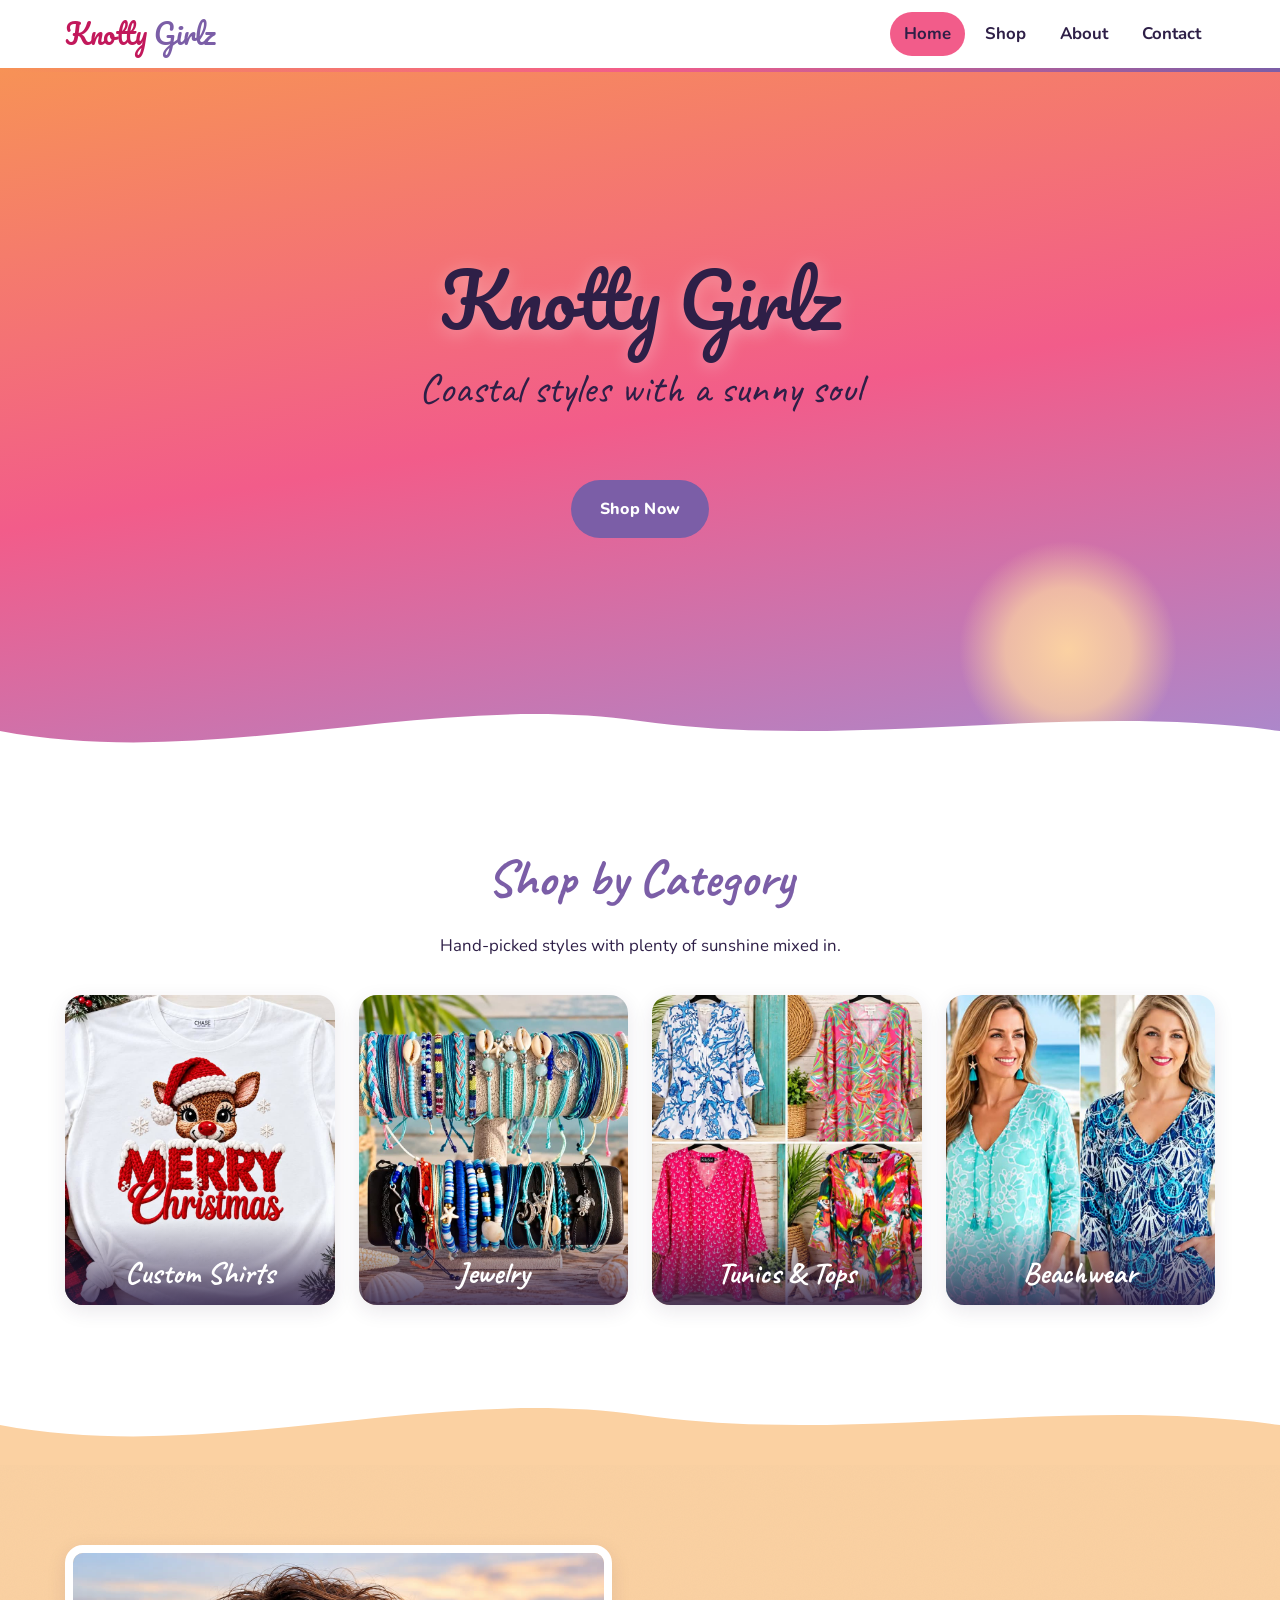
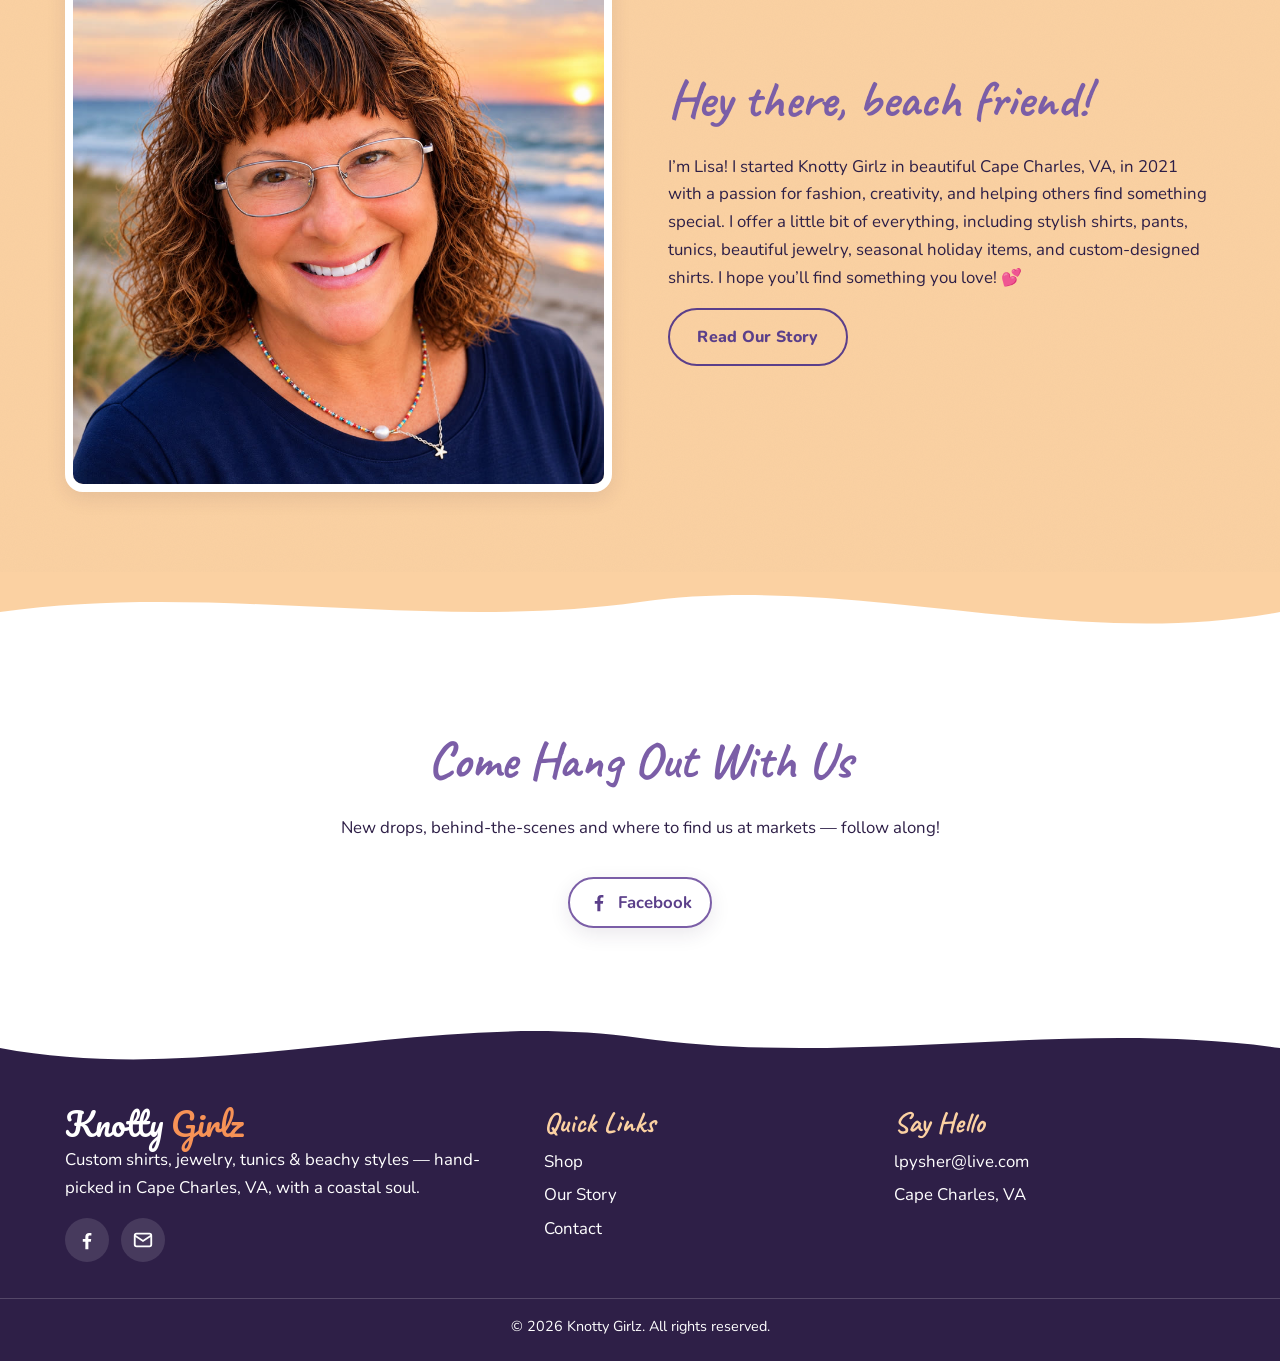
<file: index.html>
<!DOCTYPE html>
<html lang="en">
<head>
  <meta charset="UTF-8">
  <meta name="viewport" content="width=device-width, initial-scale=1">
  <title>Knotty Girlz | Shirts, Jewelry & Beachwear in Cape Charles, VA</title>
  <meta name="description" content="Knotty Girlz is a boutique in Cape Charles, VA with shirts, jewelry, tunics, pants, beachwear and seasonal gifts. Coastal styles with a sunny soul.">
  <meta name="theme-color" content="#F25C8A">

  <!-- Social sharing preview (Facebook, iMessage, etc.) -->
  <meta property="og:type" content="website">
  <meta property="og:title" content="Knotty Girlz | Shirts, Jewelry & Beachwear in Cape Charles, VA">
  <meta property="og:description" content="Knotty Girlz is a boutique in Cape Charles, VA with shirts, jewelry, tunics, pants, beachwear and seasonal gifts. Coastal styles with a sunny soul.">
  <meta property="og:url" content="https://knottygirlzboutique.com/">
  <meta property="og:image" content="https://knottygirlzboutique.com/images/og-image.jpg">

  <link rel="canonical" href="https://knottygirlzboutique.com/">
  <link rel="icon" href="images/favicon.svg" type="image/svg+xml">

  <!-- Google Fonts: Pacifico (logo), Caveat (headings), Nunito (body text) -->
  <link rel="preconnect" href="https://fonts.googleapis.com">
  <link rel="preconnect" href="https://fonts.gstatic.com" crossorigin>
  <link href="https://fonts.googleapis.com/css2?family=Caveat:wght@600;700&family=Nunito:wght@400;700;800&family=Pacifico&display=swap" rel="stylesheet">

  <link rel="stylesheet" href="css/styles.css">
</head>
<body>
  <a class="skip-link" href="#main">Skip to content</a>

  <!-- ===== HEADER (same on every page) ===== -->
  <header class="site-header">
    <div class="container header-inner">
      <!-- Text logo. To use an image logo instead, replace the text with:
           <img src="images/logo.png" alt="Knotty Girlz" height="48"> -->
      <a class="logo" href="index.html">Knotty <span>Girlz</span></a>

      <button class="nav-toggle" aria-label="Open menu" aria-expanded="false" aria-controls="site-nav">
        <span></span><span></span><span></span>
      </button>

      <nav class="site-nav" id="site-nav" aria-label="Main">
        <ul>
          <li><a href="index.html" aria-current="page">Home</a></li>
          <li><a href="shop.html">Shop</a></li>
          <li><a href="about.html">About</a></li>
          <li><a href="contact.html">Contact</a></li>
        </ul>
      </nav>
    </div>
  </header>

  <main id="main">
    <!-- HERO: replace images/hero.jpg with your favorite beachy photo (wide, ~1920x1080) -->
    <section class="hero">
      <div class="container">
        <h1>Knotty Girlz</h1>
        <p class="tagline">Coastal styles with a sunny soul</p>
        <div class="hero-buttons">
          <a class="btn btn-primary" href="shop.html">Shop Now</a>
        </div>
      </div>
      <div class="wave" style="color:var(--white);background:transparent;" aria-hidden="true"><svg viewBox="0 0 1440 80" preserveAspectRatio="none"><path d="M0,40 C240,80 480,0 720,30 C960,60 1200,10 1440,40 L1440,80 L0,80 Z"/></svg></div>
    </section>

    <!-- FEATURED CATEGORIES -->
    <section class="section">
      <div class="container reveal">
        <h2 class="section-title">Shop by Category</h2>
        <p class="section-intro">Hand-picked styles with plenty of sunshine mixed in.</p>
        <div class="category-grid">
        <a class="category-card" href="shop.html?category=shirts">
          <img src="images/category-shirts.jpg" alt="White tee with a Santa-hat reindeer and Merry Christmas design" loading="lazy" width="900" height="900">
          <span>Custom Shirts</span>
        </a>
        <a class="category-card" href="shop.html?category=jewelry">
          <img src="images/category-jewelry.jpg" alt="Display of colorful cord, bead and shell beach bracelets on the sand" loading="lazy" width="900" height="900">
          <span>Jewelry</span>
        </a>
        <a class="category-card" href="shop.html?category=tunics">
          <img src="images/category-tunics.jpg" alt="Four colorful tunics: blue coral print, pink palm print, pink anchor print and tropical parrot print" loading="lazy" width="900" height="822">
          <span>Tunics &amp; Tops</span>
        </a>
        <a class="category-card" href="shop.html?category=beachwear">
          <img src="images/category-beachwear.jpg" alt="Two smiling women in mint and blue seashell print dresses" loading="lazy" width="900" height="900">
          <span>Beachwear</span>
        </a>
        </div>
      </div>
    </section>

    <div class="wave" style="color:var(--sand);background:transparent;" aria-hidden="true"><svg viewBox="0 0 1440 80" preserveAspectRatio="none"><path d="M0,40 C240,80 480,0 720,30 C960,60 1200,10 1440,40 L1440,80 L0,80 Z"/></svg></div>
    <!-- ABOUT BLURB -->
    <section class="section section-tint">
      <div class="container split reveal">
        <img src="images/owner.jpg" alt="Lisa Gesford-Pysher, owner of Knotty Girlz, smiling on the beach at sunset" loading="lazy" width="900" height="900">
        <div>
          <h2>Hey there, beach friend!</h2>
          <p>I&rsquo;m Lisa! I started Knotty Girlz in beautiful Cape Charles, VA, in 2021 with a passion for fashion, creativity, and helping others find something special. I offer a little bit of everything, including stylish shirts, pants, tunics, beautiful jewelry, seasonal holiday items, and custom-designed shirts. I hope you&rsquo;ll find something you love! <span aria-hidden="true">💕</span></p>
          <a class="btn btn-secondary" href="about.html">Read Our Story</a>
        </div>
      </div>
    </section>
    <div class="wave" style="color:var(--white);background:var(--sand);transform:scaleX(-1);" aria-hidden="true"><svg viewBox="0 0 1440 80" preserveAspectRatio="none"><path d="M0,40 C240,80 480,0 720,30 C960,60 1200,10 1440,40 L1440,80 L0,80 Z"/></svg></div>

    <!-- SOCIAL -->
    <section class="section">
      <div class="container reveal" style="text-align:center">
        <h2>Come Hang Out With Us</h2>
        <p class="section-intro">New drops, behind-the-scenes and where to find us at markets &mdash; follow along!</p>
        <div class="social-links center">
          <a href="https://www.facebook.com/profile.php?id=100090896074103" target="_blank" rel="noopener"><svg class="icon" viewBox="0 0 24 24" fill="currentColor" aria-hidden="true"><path d="M13.5 22v-8h2.7l.4-3.2h-3.1V8.8c0-.9.3-1.6 1.6-1.6h1.7V4.4c-.3 0-1.3-.1-2.5-.1-2.5 0-4.1 1.5-4.1 4.2v2.3H7.4V14h2.8v8h3.3z"/></svg> Facebook</a>
        </div>
      </div>
    </section>
  </main>

  <!-- ===== FOOTER (same on every page) ===== -->
  <footer class="site-footer">
    <div class="wave" style="color:var(--ink);background:transparent;" aria-hidden="true"><svg viewBox="0 0 1440 80" preserveAspectRatio="none"><path d="M0,40 C240,80 480,0 720,30 C960,60 1200,10 1440,40 L1440,80 L0,80 Z"/></svg></div>
    <div class="footer-body">
      <div class="container footer-inner">
        <div>
          <a class="logo" href="index.html">Knotty <span>Girlz</span></a>
          <p>Custom shirts, jewelry, tunics &amp; beachy styles &mdash; hand-picked in Cape Charles, VA, with a coastal soul.</p>
          <div class="footer-social">
            <a href="https://www.facebook.com/profile.php?id=100090896074103" target="_blank" rel="noopener" aria-label="Knotty Girlz on Facebook"><svg class="icon" viewBox="0 0 24 24" fill="currentColor" aria-hidden="true"><path d="M13.5 22v-8h2.7l.4-3.2h-3.1V8.8c0-.9.3-1.6 1.6-1.6h1.7V4.4c-.3 0-1.3-.1-2.5-.1-2.5 0-4.1 1.5-4.1 4.2v2.3H7.4V14h2.8v8h3.3z"/></svg></a>
            <a href="mailto:lpysher@live.com" aria-label="Email Knotty Girlz"><svg class="icon" viewBox="0 0 24 24" fill="none" stroke="currentColor" stroke-width="2" aria-hidden="true"><rect x="3" y="5" width="18" height="14" rx="2"/><path d="m3 7 9 6 9-6"/></svg></a>
          </div>
        </div>
        <div>
          <h2>Quick Links</h2>
          <ul>
            <li><a href="shop.html">Shop</a></li>
            <li><a href="about.html">Our Story</a></li>
            <li><a href="contact.html">Contact</a></li>
            <!-- HIDDEN UNTIL LISA'S TEXT (Markets & Events section): <li><a href="contact.html#events">Markets &amp; Events</a></li> -->
          </ul>
        </div>
        <div>
          <h2>Say Hello</h2>
          <ul>
            <li><a href="mailto:lpysher@live.com">lpysher@live.com</a></li>
            <li>Cape Charles, VA</li>
          </ul>
        </div>
      </div>
      <p class="copyright">&copy; <span data-year>2026</span> Knotty Girlz. All rights reserved.</p>
    </div>
  </footer>

  <script src="js/main.js"></script>
</body>
</html>
</file>
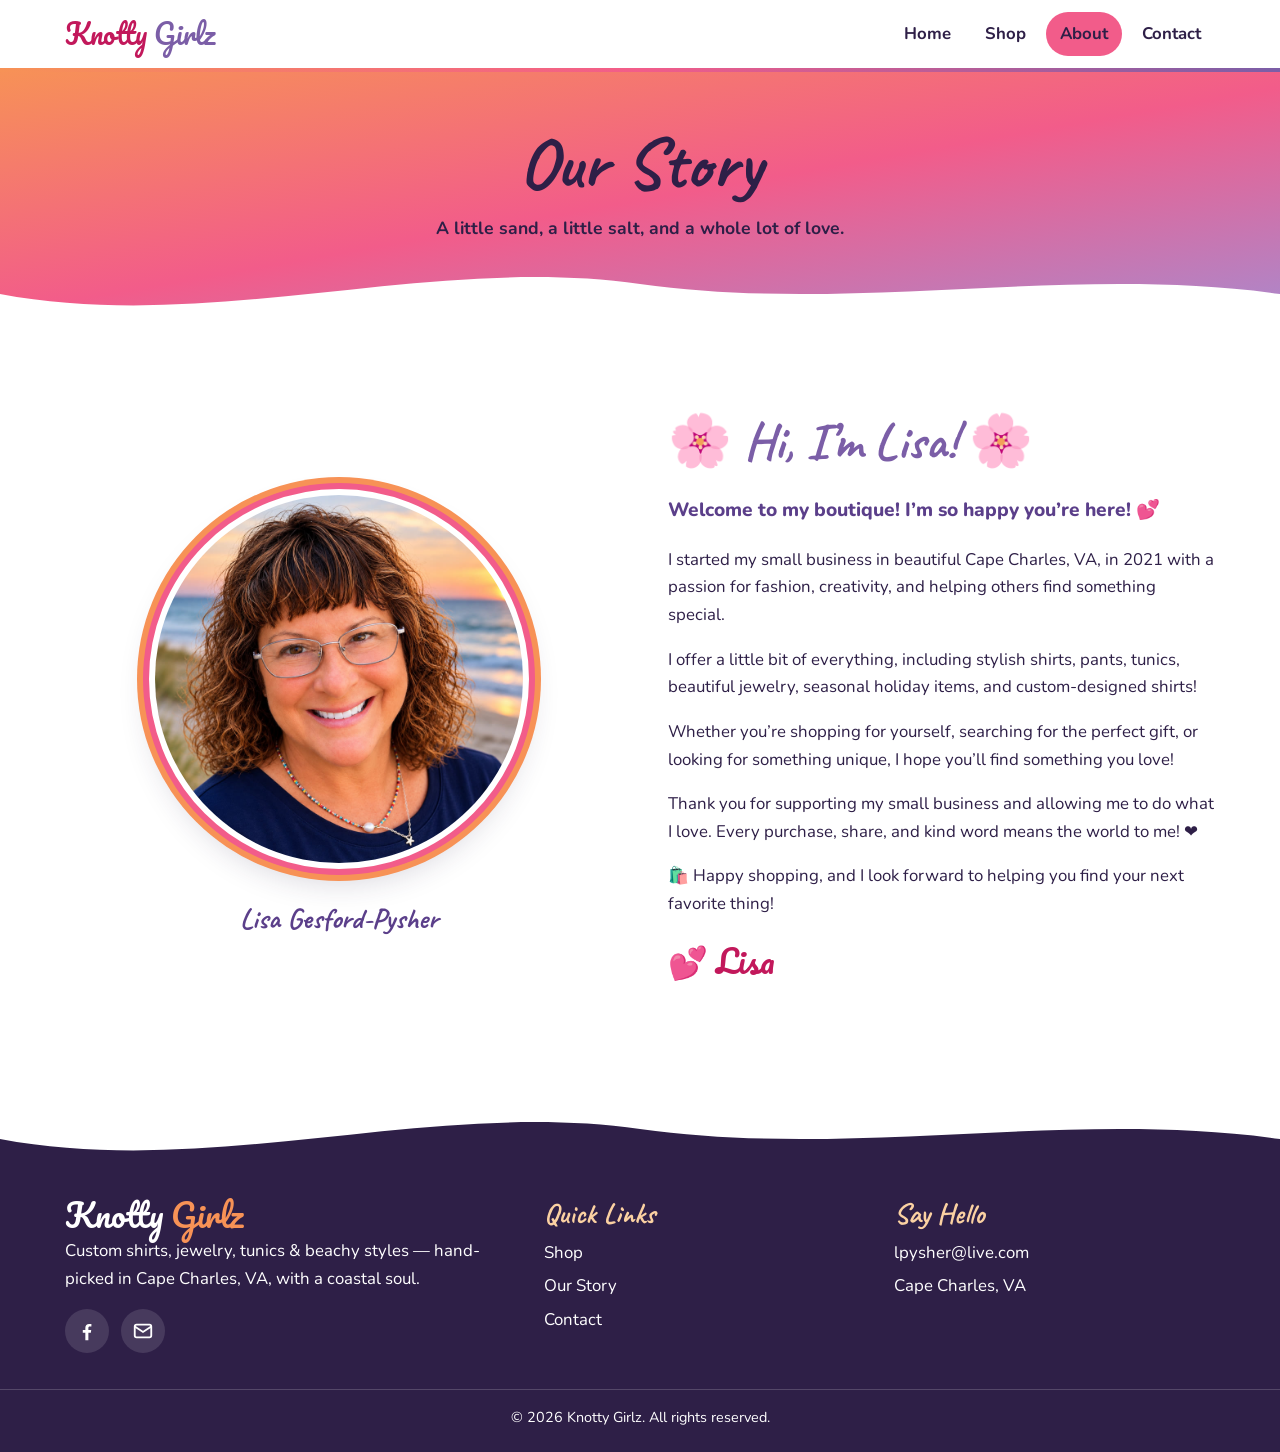
<file: about.html>
<!DOCTYPE html>
<html lang="en">
<head>
  <meta charset="UTF-8">
  <meta name="viewport" content="width=device-width, initial-scale=1">
  <title>Our Story | About Knotty Girlz</title>
  <meta name="description" content="Meet Lisa, who started Knotty Girlz in Cape Charles, VA in 2021: a boutique for stylish shirts, tunics, jewelry, holiday items and custom-designed shirts.">
  <meta name="theme-color" content="#F25C8A">

  <!-- Social sharing preview (Facebook, iMessage, etc.) -->
  <meta property="og:type" content="website">
  <meta property="og:title" content="Our Story | About Knotty Girlz">
  <meta property="og:description" content="Meet Lisa, who started Knotty Girlz in Cape Charles, VA in 2021: a boutique for stylish shirts, tunics, jewelry, holiday items and custom-designed shirts.">
  <meta property="og:url" content="https://knottygirlzboutique.com/about.html">
  <meta property="og:image" content="https://knottygirlzboutique.com/images/og-image.jpg">

  <link rel="canonical" href="https://knottygirlzboutique.com/about.html">
  <link rel="icon" href="images/favicon.svg" type="image/svg+xml">

  <!-- Google Fonts: Pacifico (logo), Caveat (headings), Nunito (body text) -->
  <link rel="preconnect" href="https://fonts.googleapis.com">
  <link rel="preconnect" href="https://fonts.gstatic.com" crossorigin>
  <link href="https://fonts.googleapis.com/css2?family=Caveat:wght@600;700&family=Nunito:wght@400;700;800&family=Pacifico&display=swap" rel="stylesheet">

  <link rel="stylesheet" href="css/styles.css">
</head>
<body>
  <a class="skip-link" href="#main">Skip to content</a>

  <!-- ===== HEADER (same on every page) ===== -->
  <header class="site-header">
    <div class="container header-inner">
      <!-- Text logo. To use an image logo instead, replace the text with:
           <img src="images/logo.png" alt="Knotty Girlz" height="48"> -->
      <a class="logo" href="index.html">Knotty <span>Girlz</span></a>

      <button class="nav-toggle" aria-label="Open menu" aria-expanded="false" aria-controls="site-nav">
        <span></span><span></span><span></span>
      </button>

      <nav class="site-nav" id="site-nav" aria-label="Main">
        <ul>
          <li><a href="index.html">Home</a></li>
          <li><a href="shop.html">Shop</a></li>
          <li><a href="about.html" aria-current="page">About</a></li>
          <li><a href="contact.html">Contact</a></li>
        </ul>
      </nav>
    </div>
  </header>

  <main id="main">
    <section class="page-hero">
      <div class="container">
        <h1>Our Story</h1>
        <p>A little sand, a little salt, and a whole lot of love.</p>
      </div>
      <div class="wave" style="color:var(--white);background:transparent;" aria-hidden="true"><svg viewBox="0 0 1440 80" preserveAspectRatio="none"><path d="M0,40 C240,80 480,0 720,30 C960,60 1200,10 1440,40 L1440,80 L0,80 Z"/></svg></div>
    </section>

    <section class="section">
      <div class="container split reveal">
        <!-- OWNER PHOTO: images/owner.jpg (square, about 900x900; shown in a circle) -->
        <figure class="owner-photo">
          <img src="images/owner.jpg" alt="Lisa Gesford-Pysher, owner of Knotty Girlz, smiling on the beach at sunset" width="900" height="900">
          <figcaption>Lisa Gesford-Pysher</figcaption>
        </figure>
        <div>
          <!-- LISA'S BIO (emojis are marked aria-hidden so screen readers skip them) -->
          <h2><span aria-hidden="true">🌸</span> Hi, I&rsquo;m Lisa! <span aria-hidden="true">🌸</span></h2>
          <p class="bio-lead">Welcome to my boutique! I&rsquo;m so happy you&rsquo;re here! <span aria-hidden="true">💕</span></p>
          <p>I started my small business in beautiful Cape Charles, VA, in 2021 with a passion for fashion, creativity, and helping others find something special.</p>
          <p>I offer a little bit of everything, including stylish shirts, pants, tunics, beautiful jewelry, seasonal holiday items, and custom-designed shirts!</p>
          <p>Whether you&rsquo;re shopping for yourself, searching for the perfect gift, or looking for something unique, I hope you&rsquo;ll find something you love!</p>
          <p>Thank you for supporting my small business and allowing me to do what I love. Every purchase, share, and kind word means the world to me! <span aria-hidden="true">❤️</span></p>
          <p><span aria-hidden="true">🛍️</span> Happy shopping, and I look forward to helping you find your next favorite thing!</p>
          <p class="bio-signature"><span aria-hidden="true">💕</span> Lisa</p>
        </div>
      </div>
    </section>

    <!-- HIDDEN UNTIL LISA'S TEXT: "What We're About" section (4 value sentences)
    <div class="wave" style="color:var(--dusk);background:transparent;" aria-hidden="true"><svg viewBox="0 0 1440 80" preserveAspectRatio="none"><path d="M0,40 C240,80 480,0 720,30 C960,60 1200,10 1440,40 L1440,80 L0,80 Z"/></svg></div>
    <section class="section section-accent">
      <div class="container reveal">
        <h2 class="section-title">What We&rsquo;re About</h2>
        <ol class="steps">
          <li><h3>Hand-picked</h3><p>[A SENTENCE ABOUT HOW YOU CHOOSE EVERY PIECE.]</p></li>
          <li><h3>One of a kind</h3><p>[A SENTENCE ABOUT UNIQUE, ONE-OF-A-KIND PIECES.]</p></li>
          <li><h3>Coastal soul</h3><p>[A SENTENCE ABOUT BEACH LIFE INSPIRING YOUR WORK.]</p></li>
          <li><h3>Community</h3><p>[A SENTENCE ABOUT LOCAL MARKETS, CUSTOMERS, GIVING BACK.]</p></li>
        </ol>
      </div>
    </section>
    <div class="wave" style="color:var(--white);background:var(--dusk);" aria-hidden="true"><svg viewBox="0 0 1440 80" preserveAspectRatio="none"><path d="M0,40 C240,80 480,0 720,30 C960,60 1200,10 1440,40 L1440,80 L0,80 Z"/></svg></div>
    END HIDDEN -->

    <!-- HIDDEN UNTIL LISA'S TEXT: "Come say hi" section (note + workshop photo, which is still a placeholder image)
    <section class="section">
      <div class="container split reverse reveal">
        <img src="images/about-workshop.jpg" alt="[DESCRIBE YOUR WORKSHOP OR MARKET BOOTH PHOTO]" loading="lazy" width="1200" height="800">
        <div>
          <h2>Come say hi</h2>
          <p>[A SHORT NOTE INVITING PEOPLE TO VISIT YOU AT MARKETS OR REACH OUT WITH QUESTIONS.]</p>
          <div class="hero-buttons" style="justify-content:flex-start">
            <a class="btn btn-primary" href="shop.html">Shop the Collection</a>
            <a class="btn btn-secondary" href="contact.html#events">Find Us at Markets</a>
          </div>
        </div>
      </div>
    </section>
    END HIDDEN -->
  </main>

  <!-- ===== FOOTER (same on every page) ===== -->
  <footer class="site-footer">
    <div class="wave" style="color:var(--ink);background:transparent;" aria-hidden="true"><svg viewBox="0 0 1440 80" preserveAspectRatio="none"><path d="M0,40 C240,80 480,0 720,30 C960,60 1200,10 1440,40 L1440,80 L0,80 Z"/></svg></div>
    <div class="footer-body">
      <div class="container footer-inner">
        <div>
          <a class="logo" href="index.html">Knotty <span>Girlz</span></a>
          <p>Custom shirts, jewelry, tunics &amp; beachy styles &mdash; hand-picked in Cape Charles, VA, with a coastal soul.</p>
          <div class="footer-social">
            <a href="https://www.facebook.com/profile.php?id=100090896074103" target="_blank" rel="noopener" aria-label="Knotty Girlz on Facebook"><svg class="icon" viewBox="0 0 24 24" fill="currentColor" aria-hidden="true"><path d="M13.5 22v-8h2.7l.4-3.2h-3.1V8.8c0-.9.3-1.6 1.6-1.6h1.7V4.4c-.3 0-1.3-.1-2.5-.1-2.5 0-4.1 1.5-4.1 4.2v2.3H7.4V14h2.8v8h3.3z"/></svg></a>
            <a href="mailto:lpysher@live.com" aria-label="Email Knotty Girlz"><svg class="icon" viewBox="0 0 24 24" fill="none" stroke="currentColor" stroke-width="2" aria-hidden="true"><rect x="3" y="5" width="18" height="14" rx="2"/><path d="m3 7 9 6 9-6"/></svg></a>
          </div>
        </div>
        <div>
          <h2>Quick Links</h2>
          <ul>
            <li><a href="shop.html">Shop</a></li>
            <li><a href="about.html">Our Story</a></li>
            <li><a href="contact.html">Contact</a></li>
            <!-- HIDDEN UNTIL LISA'S TEXT (Markets & Events section): <li><a href="contact.html#events">Markets &amp; Events</a></li> -->
          </ul>
        </div>
        <div>
          <h2>Say Hello</h2>
          <ul>
            <li><a href="mailto:lpysher@live.com">lpysher@live.com</a></li>
            <li>Cape Charles, VA</li>
          </ul>
        </div>
      </div>
      <p class="copyright">&copy; <span data-year>2026</span> Knotty Girlz. All rights reserved.</p>
    </div>
  </footer>

  <script src="js/main.js"></script>
</body>
</html>
</file>
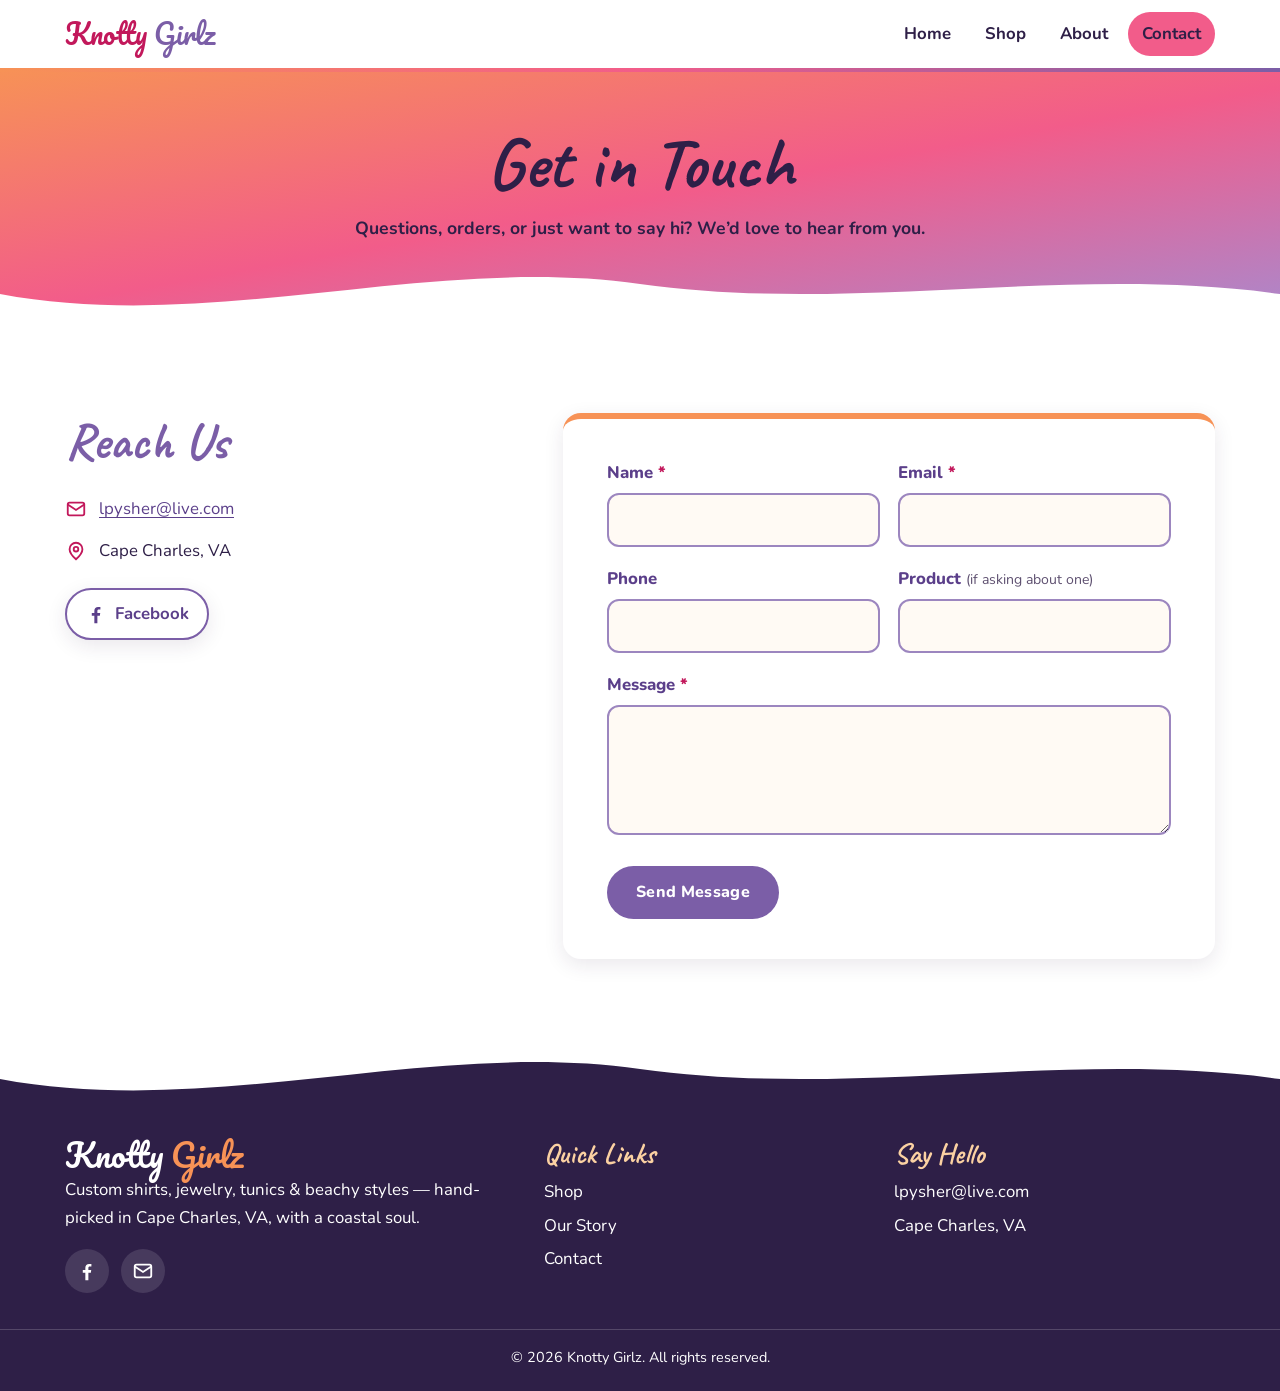
<file: contact.html>
<!DOCTYPE html>
<html lang="en">
<head>
  <meta charset="UTF-8">
  <meta name="viewport" content="width=device-width, initial-scale=1">
  <title>Contact | Knotty Girlz</title>
  <meta name="description" content="Contact Knotty Girlz in Cape Charles, VA with questions or orders.">
  <meta name="theme-color" content="#F25C8A">

  <!-- Social sharing preview (Facebook, iMessage, etc.) -->
  <meta property="og:type" content="website">
  <meta property="og:title" content="Contact | Knotty Girlz">
  <meta property="og:description" content="Contact Knotty Girlz in Cape Charles, VA with questions or orders.">
  <meta property="og:url" content="https://knottygirlzboutique.com/contact.html">
  <meta property="og:image" content="https://knottygirlzboutique.com/images/og-image.jpg">

  <link rel="canonical" href="https://knottygirlzboutique.com/contact.html">
  <link rel="icon" href="images/favicon.svg" type="image/svg+xml">

  <!-- Google Fonts: Pacifico (logo), Caveat (headings), Nunito (body text) -->
  <link rel="preconnect" href="https://fonts.googleapis.com">
  <link rel="preconnect" href="https://fonts.gstatic.com" crossorigin>
  <link href="https://fonts.googleapis.com/css2?family=Caveat:wght@600;700&family=Nunito:wght@400;700;800&family=Pacifico&display=swap" rel="stylesheet">

  <link rel="stylesheet" href="css/styles.css">
</head>
<body>
  <a class="skip-link" href="#main">Skip to content</a>

  <!-- ===== HEADER (same on every page) ===== -->
  <header class="site-header">
    <div class="container header-inner">
      <!-- Text logo. To use an image logo instead, replace the text with:
           <img src="images/logo.png" alt="Knotty Girlz" height="48"> -->
      <a class="logo" href="index.html">Knotty <span>Girlz</span></a>

      <button class="nav-toggle" aria-label="Open menu" aria-expanded="false" aria-controls="site-nav">
        <span></span><span></span><span></span>
      </button>

      <nav class="site-nav" id="site-nav" aria-label="Main">
        <ul>
          <li><a href="index.html">Home</a></li>
          <li><a href="shop.html">Shop</a></li>
          <li><a href="about.html">About</a></li>
          <li><a href="contact.html" aria-current="page">Contact</a></li>
        </ul>
      </nav>
    </div>
  </header>

  <main id="main">
    <section class="page-hero">
      <div class="container">
        <h1>Get in Touch</h1>
        <p>Questions, orders, or just want to say hi? We&rsquo;d love to hear from you.</p>
      </div>
      <div class="wave" style="color:var(--white);background:transparent;" aria-hidden="true"><svg viewBox="0 0 1440 80" preserveAspectRatio="none"><path d="M0,40 C240,80 480,0 720,30 C960,60 1200,10 1440,40 L1440,80 L0,80 Z"/></svg></div>
    </section>

    <section class="section">
      <div class="container contact-layout">
        <div>
          <h2>Reach Us</h2>
          <ul class="info-list">
            <li><svg class="icon" viewBox="0 0 24 24" fill="none" stroke="currentColor" stroke-width="2" aria-hidden="true"><rect x="3" y="5" width="18" height="14" rx="2"/><path d="m3 7 9 6 9-6"/></svg><a href="mailto:lpysher@live.com">lpysher@live.com</a></li>
            <li><svg class="icon" viewBox="0 0 24 24" fill="none" stroke="currentColor" stroke-width="2" aria-hidden="true"><path d="M12 21s-7-6.2-7-11a7 7 0 0 1 14 0c0 4.8-7 11-7 11z"/><circle cx="12" cy="10" r="2.5"/></svg><span>Cape Charles, VA<!-- HIDDEN UNTIL LISA'S TEXT: &mdash; [ONLINE ONLY / STUDIO BY APPOINTMENT] --></span></li>
          </ul>
          <!-- HIDDEN UNTIL LISA'S TEXT: <p>We usually reply within [24&ndash;48 HOURS].</p> -->
          <div class="social-links">
            <a href="https://www.facebook.com/profile.php?id=100090896074103" target="_blank" rel="noopener"><svg class="icon" viewBox="0 0 24 24" fill="currentColor" aria-hidden="true"><path d="M13.5 22v-8h2.7l.4-3.2h-3.1V8.8c0-.9.3-1.6 1.6-1.6h1.7V4.4c-.3 0-1.3-.1-2.5-.1-2.5 0-4.1 1.5-4.1 4.2v2.3H7.4V14h2.8v8h3.3z"/></svg> Facebook</a>
          </div>
        </div>

        <!-- CONTACT FORM (works automatically with Netlify Forms) -->
        <div class="form-card">
          <form name="contact" method="POST" action="thank-you.html"
                data-netlify="true" netlify-honeypot="bot-field">
            <input type="hidden" name="form-name" value="contact">
            <p class="hidden-field"><label>Don&rsquo;t fill this out: <input name="bot-field"></label></p>

            <div class="form-grid">
              <div class="field">
                <label for="name">Name <span class="req">*</span></label>
                <input id="name" name="name" type="text" autocomplete="name" required>
              </div>
              <div class="field">
                <label for="email">Email <span class="req">*</span></label>
                <input id="email" name="email" type="email" autocomplete="email" required>
              </div>
              <div class="field">
                <label for="phone">Phone</label>
                <input id="phone" name="phone" type="tel" autocomplete="tel">
              </div>
              <div class="field">
                <label for="product">Product <span class="hint">(if asking about one)</span></label>
                <input id="product" name="product" type="text">
              </div>
              <div class="field full">
                <label for="message">Message <span class="req">*</span></label>
                <textarea id="message" name="message" required></textarea>
              </div>
            </div>
            <div class="form-actions">
              <button class="btn btn-primary" type="submit">Send Message</button>
            </div>
          </form>
        </div>
      </div>
    </section>

    <!-- HIDDEN UNTIL LISA'S TEXT: "Find Us at Markets & Events" section (3 events). Copy an <li> block to add more.
    <div class="wave" style="color:var(--sand);background:transparent;" aria-hidden="true"><svg viewBox="0 0 1440 80" preserveAspectRatio="none"><path d="M0,40 C240,80 480,0 720,30 C960,60 1200,10 1440,40 L1440,80 L0,80 Z"/></svg></div>
    <section class="section section-tint" id="events">
      <div class="container">
        <h2 class="section-title">Find Us at Markets &amp; Events</h2>
        <p class="section-intro">Come shop in person, try things on, and say hello! Follow us on social for last-minute updates.</p>
        <ul class="event-list">
          <li>
            <h3>[EVENT / MARKET NAME]</h3>
            <p class="event-date">[DATE &amp; TIME]</p>
            <p>[LOCATION / ADDRESS]</p>
          </li>
          <li>
            <h3>[EVENT / MARKET NAME]</h3>
            <p class="event-date">[DATE &amp; TIME]</p>
            <p>[LOCATION / ADDRESS]</p>
          </li>
          <li>
            <h3>[EVENT / MARKET NAME]</h3>
            <p class="event-date">[DATE &amp; TIME]</p>
            <p>[LOCATION / ADDRESS]</p>
          </li>
        </ul>
      </div>
    </section>
    <div class="wave" style="color:var(--white);background:var(--sand);" aria-hidden="true"><svg viewBox="0 0 1440 80" preserveAspectRatio="none"><path d="M0,40 C240,80 480,0 720,30 C960,60 1200,10 1440,40 L1440,80 L0,80 Z"/></svg></div>
    END HIDDEN -->
  </main>

  <!-- ===== FOOTER (same on every page) ===== -->
  <footer class="site-footer">
    <div class="wave" style="color:var(--ink);background:transparent;" aria-hidden="true"><svg viewBox="0 0 1440 80" preserveAspectRatio="none"><path d="M0,40 C240,80 480,0 720,30 C960,60 1200,10 1440,40 L1440,80 L0,80 Z"/></svg></div>
    <div class="footer-body">
      <div class="container footer-inner">
        <div>
          <a class="logo" href="index.html">Knotty <span>Girlz</span></a>
          <p>Custom shirts, jewelry, tunics &amp; beachy styles &mdash; hand-picked in Cape Charles, VA, with a coastal soul.</p>
          <div class="footer-social">
            <a href="https://www.facebook.com/profile.php?id=100090896074103" target="_blank" rel="noopener" aria-label="Knotty Girlz on Facebook"><svg class="icon" viewBox="0 0 24 24" fill="currentColor" aria-hidden="true"><path d="M13.5 22v-8h2.7l.4-3.2h-3.1V8.8c0-.9.3-1.6 1.6-1.6h1.7V4.4c-.3 0-1.3-.1-2.5-.1-2.5 0-4.1 1.5-4.1 4.2v2.3H7.4V14h2.8v8h3.3z"/></svg></a>
            <a href="mailto:lpysher@live.com" aria-label="Email Knotty Girlz"><svg class="icon" viewBox="0 0 24 24" fill="none" stroke="currentColor" stroke-width="2" aria-hidden="true"><rect x="3" y="5" width="18" height="14" rx="2"/><path d="m3 7 9 6 9-6"/></svg></a>
          </div>
        </div>
        <div>
          <h2>Quick Links</h2>
          <ul>
            <li><a href="shop.html">Shop</a></li>
            <li><a href="about.html">Our Story</a></li>
            <li><a href="contact.html">Contact</a></li>
            <!-- HIDDEN UNTIL LISA'S TEXT (Markets & Events section): <li><a href="contact.html#events">Markets &amp; Events</a></li> -->
          </ul>
        </div>
        <div>
          <h2>Say Hello</h2>
          <ul>
            <li><a href="mailto:lpysher@live.com">lpysher@live.com</a></li>
            <li>Cape Charles, VA</li>
          </ul>
        </div>
      </div>
      <p class="copyright">&copy; <span data-year>2026</span> Knotty Girlz. All rights reserved.</p>
    </div>
  </footer>

  <script src="js/main.js"></script>
</body>
</html>
</file>
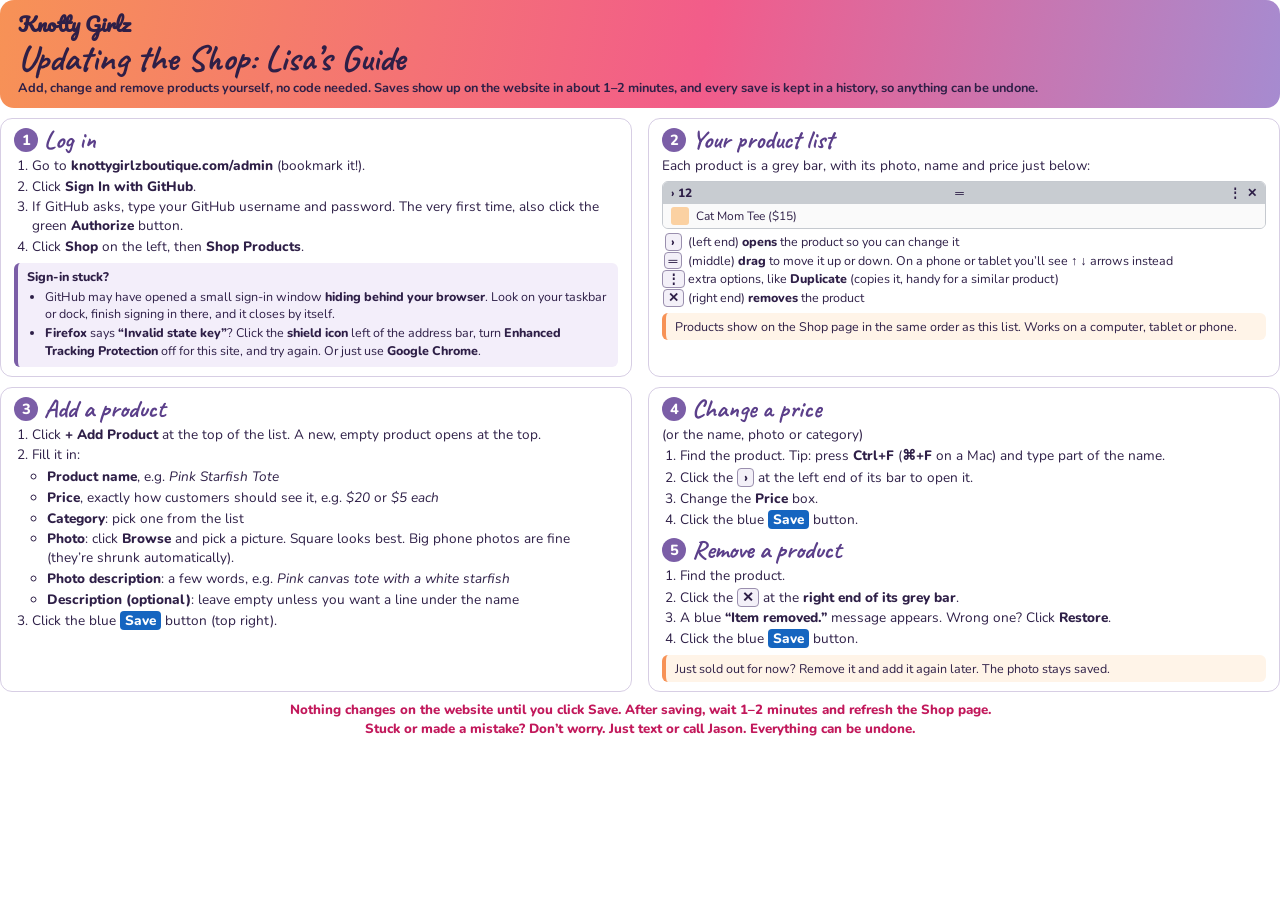
<file: LISA-GUIDE-print.html>
<!DOCTYPE html>
<html lang="en">
<head>
<meta charset="UTF-8">
<title>Updating the Knotty Girlz Shop: Lisa's Guide</title>
<link href="https://fonts.googleapis.com/css2?family=Caveat:wght@700&family=Nunito:wght@400;700;800&family=Pacifico&display=swap" rel="stylesheet">
<style>
  @page { size: letter; margin: 0.45in 0.5in; }
  :root { --dusk:#7B5EA7; --dusk-ink:#5B3F8A; --pink:#F25C8A; --pink-ink:#C2185B; --orange:#F79256; --sand:#FBD1A2; --ink:#2E1F47; }
  * { box-sizing: border-box; }
  body { margin:0; font-family:"Nunito",sans-serif; color:var(--ink); font-size:10.2pt; line-height:1.38; -webkit-print-color-adjust:exact; print-color-adjust:exact; }
  header { background:linear-gradient(100deg,var(--orange),var(--pink) 55%,#A68BD0); border-radius:14px; padding:10px 18px 11px; margin-bottom:10px; }
  header .logo { font-family:"Pacifico",cursive; font-size:15pt; margin:0; }
  header h1 { font-family:"Caveat",cursive; font-size:27pt; line-height:1; margin:2px 0 4px; }
  header p { margin:0; font-weight:700; font-size:9.6pt; }
  .cols { display:grid; grid-template-columns:1fr 1fr; gap:10px 16px; }
  section { border:1.5px solid rgba(123,94,167,.3); border-radius:12px; padding:8px 13px 9px; break-inside:avoid; }
  h2 { font-family:"Caveat",cursive; font-size:19pt; color:var(--dusk-ink); margin:0 0 3px; line-height:1.05; }
  h2 .n { display:inline-block; width:24px; height:24px; border-radius:50%; background:var(--dusk); color:#fff; font-family:"Nunito",sans-serif; font-size:11pt; font-weight:800; text-align:center; line-height:24px; margin-right:6px; vertical-align:3px; }
  ol, ul { margin:3px 0; padding-left:18px; }
  li { margin:2px 0; }
  ul.fields { padding-left:15px; }
  b { font-weight:800; }
  .k { display:inline-block; min-width:17px; padding:0 4px; border:1px solid #9a8fae; border-radius:4px; background:#f3f0f8; font-weight:800; text-align:center; line-height:1.25; }
  .save { background:#1565C0; color:#fff; border-radius:4px; padding:0 5px; font-weight:800; }
  .bar { margin:5px 0 4px; border:1px solid #c5c9cf; border-radius:6px; overflow:hidden; font-size:9pt; }
  .bar .top { background:#c8ccd1; display:flex; align-items:center; gap:8px; padding:3px 8px; font-weight:800; }
  .bar .top .mid { flex:1; text-align:center; letter-spacing:2px; }
  .bar .sum { padding:3px 8px; background:#fafafa; display:flex; align-items:center; gap:7px; }
  .bar .thumb { width:18px; height:18px; border-radius:3px; background:var(--sand); }
  dl.legend { display:grid; grid-template-columns:22px 1fr; gap:1px 4px; margin:4px 0 0; font-size:9.4pt; }
  dl.legend dt { text-align:center; } dl.legend dd { margin:0; }
  .tip { background:#FFF4E8; border-left:4px solid var(--orange); border-radius:6px; padding:5px 9px; margin-top:6px; font-size:9.4pt; }
  .help { background:#F3EEFA; border-left:4px solid var(--dusk); }
  .wide { grid-column:1 / -1; }
  footer { margin-top:9px; text-align:center; font-weight:800; color:var(--pink-ink); font-size:10pt; }
</style>
</head>
<body>
<header>
  <p class="logo">Knotty Girlz</p>
  <h1>Updating the Shop: Lisa’s Guide</h1>
  <p>Add, change and remove products yourself, no code needed. Saves show up on the website in about 1–2 minutes, and every save is kept in a history, so anything can be undone.</p>
</header>

<div class="cols">
  <section>
    <h2><span class="n">1</span>Log in</h2>
    <ol>
      <li>Go to <b>knottygirlzboutique.com/admin</b> (bookmark it!).</li>
      <li>Click <b>Sign In with GitHub</b>.</li>
      <li>If GitHub asks, type your GitHub username and password. The very first time, also click the green <b>Authorize</b> button.</li>
      <li>Click <b>Shop</b> on the left, then <b>Shop Products</b>.</li>
    </ol>
    <div class="tip help"><b>Sign-in stuck?</b>
      <ul>
        <li>GitHub may have opened a small sign-in window <b>hiding behind your browser</b>. Look on your taskbar or dock, finish signing in there, and it closes by itself.</li>
        <li><b>Firefox</b> says <b>“Invalid state key”</b>? Click the <b>shield icon</b> left of the address bar, turn <b>Enhanced Tracking Protection</b> off for this site, and try again. Or just use <b>Google Chrome</b>.</li>
      </ul>
    </div>
  </section>

  <section>
    <h2><span class="n">2</span>Your product list</h2>
    Each product is a grey bar, with its photo, name and price just below:
    <div class="bar">
      <div class="top"><span>› 12</span><span class="mid">═</span><span>⋮ &nbsp;✕</span></div>
      <div class="sum"><span class="thumb"></span>Cat Mom Tee ($15)</div>
    </div>
    <dl class="legend">
      <dt><span class="k">›</span></dt><dd>(left end) <b>opens</b> the product so you can change it</dd>
      <dt><span class="k">═</span></dt><dd>(middle) <b>drag</b> to move it up or down. On a phone or tablet you’ll see <b>↑ ↓</b> arrows instead</dd>
      <dt><span class="k">⋮</span></dt><dd>extra options, like <b>Duplicate</b> (copies it, handy for a similar product)</dd>
      <dt><span class="k">✕</span></dt><dd>(right end) <b>removes</b> the product</dd>
    </dl>
    <div class="tip">Products show on the Shop page in the same order as this list. Works on a computer, tablet or phone.</div>
  </section>

  <section>
    <h2><span class="n">3</span>Add a product</h2>
    <ol>
      <li>Click <b>+ Add Product</b> at the top of the list. A new, empty product opens at the top.</li>
      <li>Fill it in:
        <ul class="fields">
          <li><b>Product name</b>, e.g. <i>Pink Starfish Tote</i></li>
          <li><b>Price</b>, exactly how customers should see it, e.g. <i>$20</i> or <i>$5 each</i></li>
          <li><b>Category</b>: pick one from the list</li>
          <li><b>Photo</b>: click <b>Browse</b> and pick a picture. Square looks best. Big phone photos are fine (they’re shrunk automatically).</li>
          <li><b>Photo description</b>: a few words, e.g. <i>Pink canvas tote with a white starfish</i></li>
          <li><b>Description (optional)</b>: leave empty unless you want a line under the name</li>
        </ul>
      </li>
      <li>Click the blue <span class="save">Save</span> button (top right).</li>
    </ol>
  </section>

  <section>
    <h2><span class="n">4</span>Change a price</h2>
    <p style="margin:0 0 2px">(or the name, photo or category)</p>
    <ol>
      <li>Find the product. Tip: press <b>Ctrl+F</b> (<b>⌘+F</b> on a Mac) and type part of the name.</li>
      <li>Click the <span class="k">›</span> at the left end of its bar to open it.</li>
      <li>Change the <b>Price</b> box.</li>
      <li>Click the blue <span class="save">Save</span> button.</li>
    </ol>

    <h2 style="margin-top:8px"><span class="n">5</span>Remove a product</h2>
    <ol>
      <li>Find the product.</li>
      <li>Click the <span class="k">✕</span> at the <b>right end of its grey bar</b>.</li>
      <li>A blue <b>“Item removed.”</b> message appears. Wrong one? Click <b>Restore</b>.</li>
      <li>Click the blue <span class="save">Save</span> button.</li>
    </ol>
    <div class="tip">Just sold out for now? Remove it and add it again later. The photo stays saved.</div>
  </section>
</div>

<footer>Nothing changes on the website until you click Save. After saving, wait 1–2 minutes and refresh the Shop page.<br>Stuck or made a mistake? Don’t worry. Just text or call Jason. Everything can be undone.</footer>
</body>
</html>
</file>
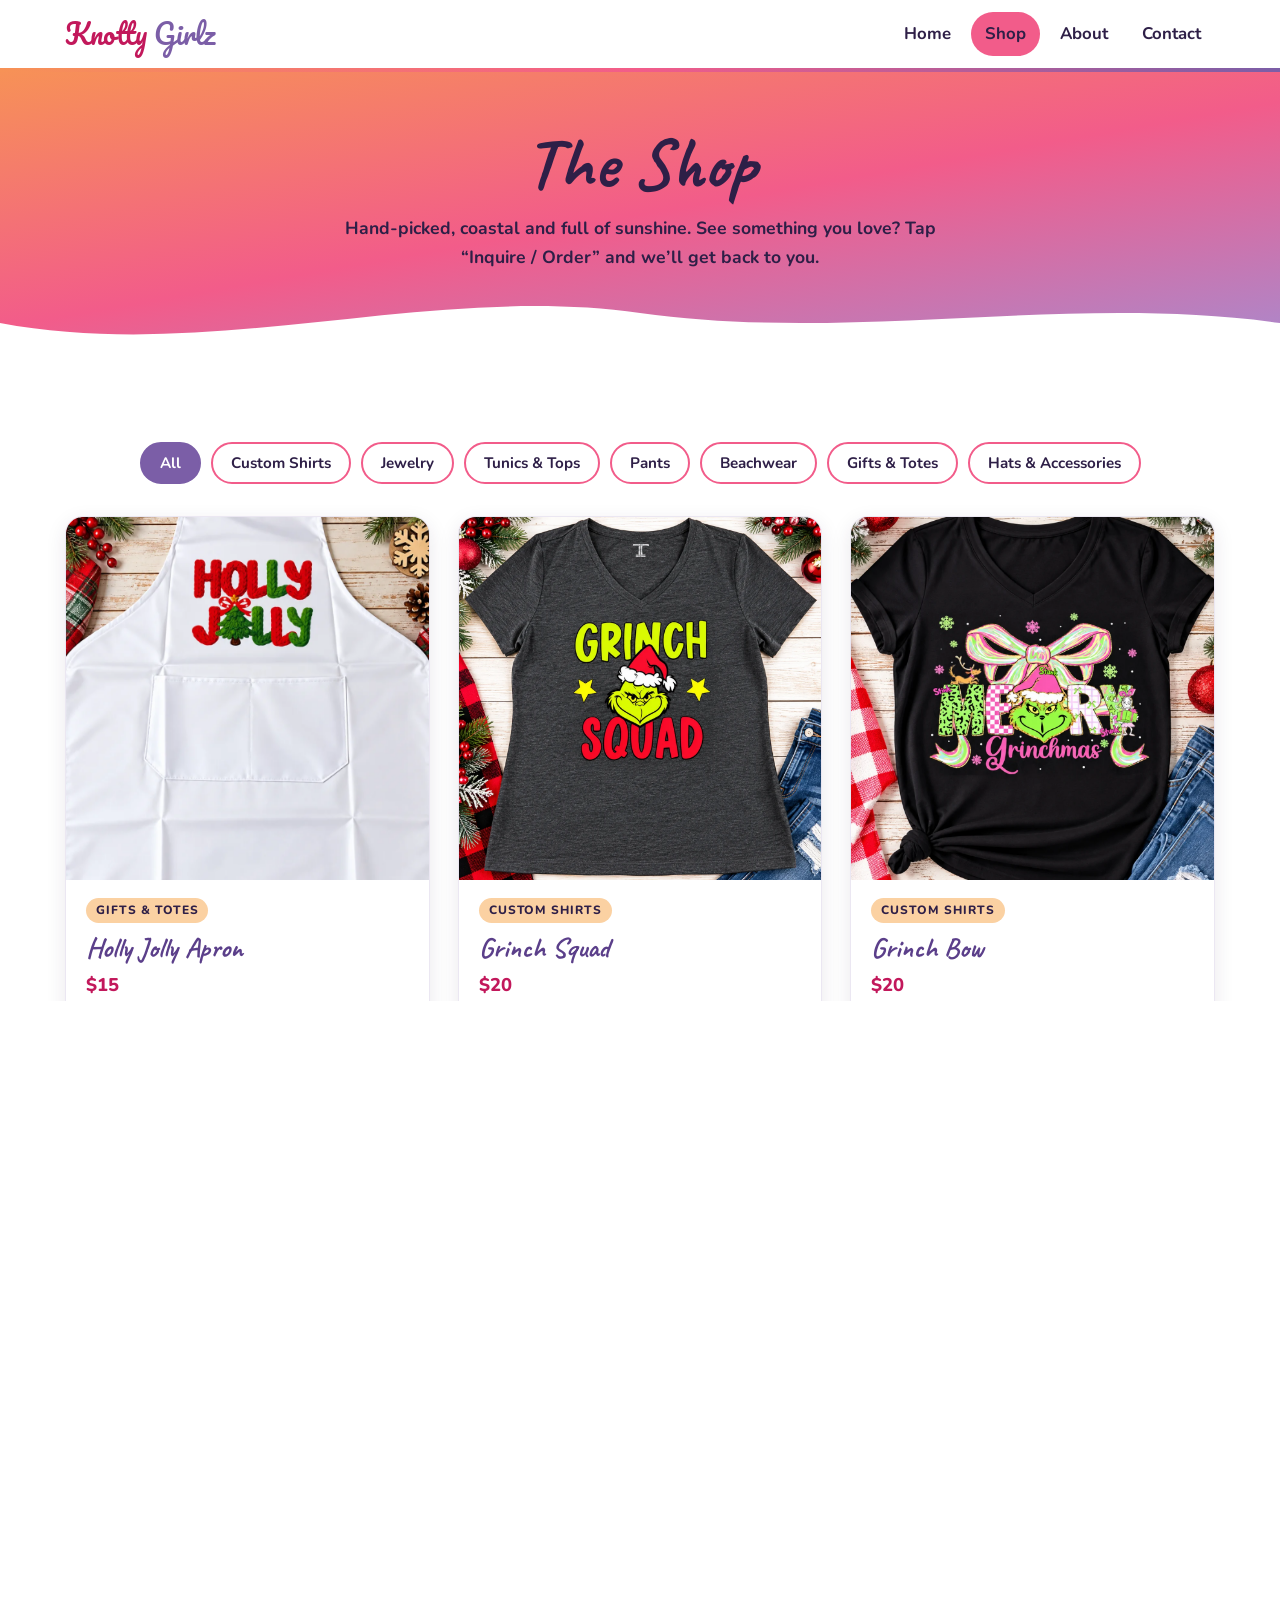
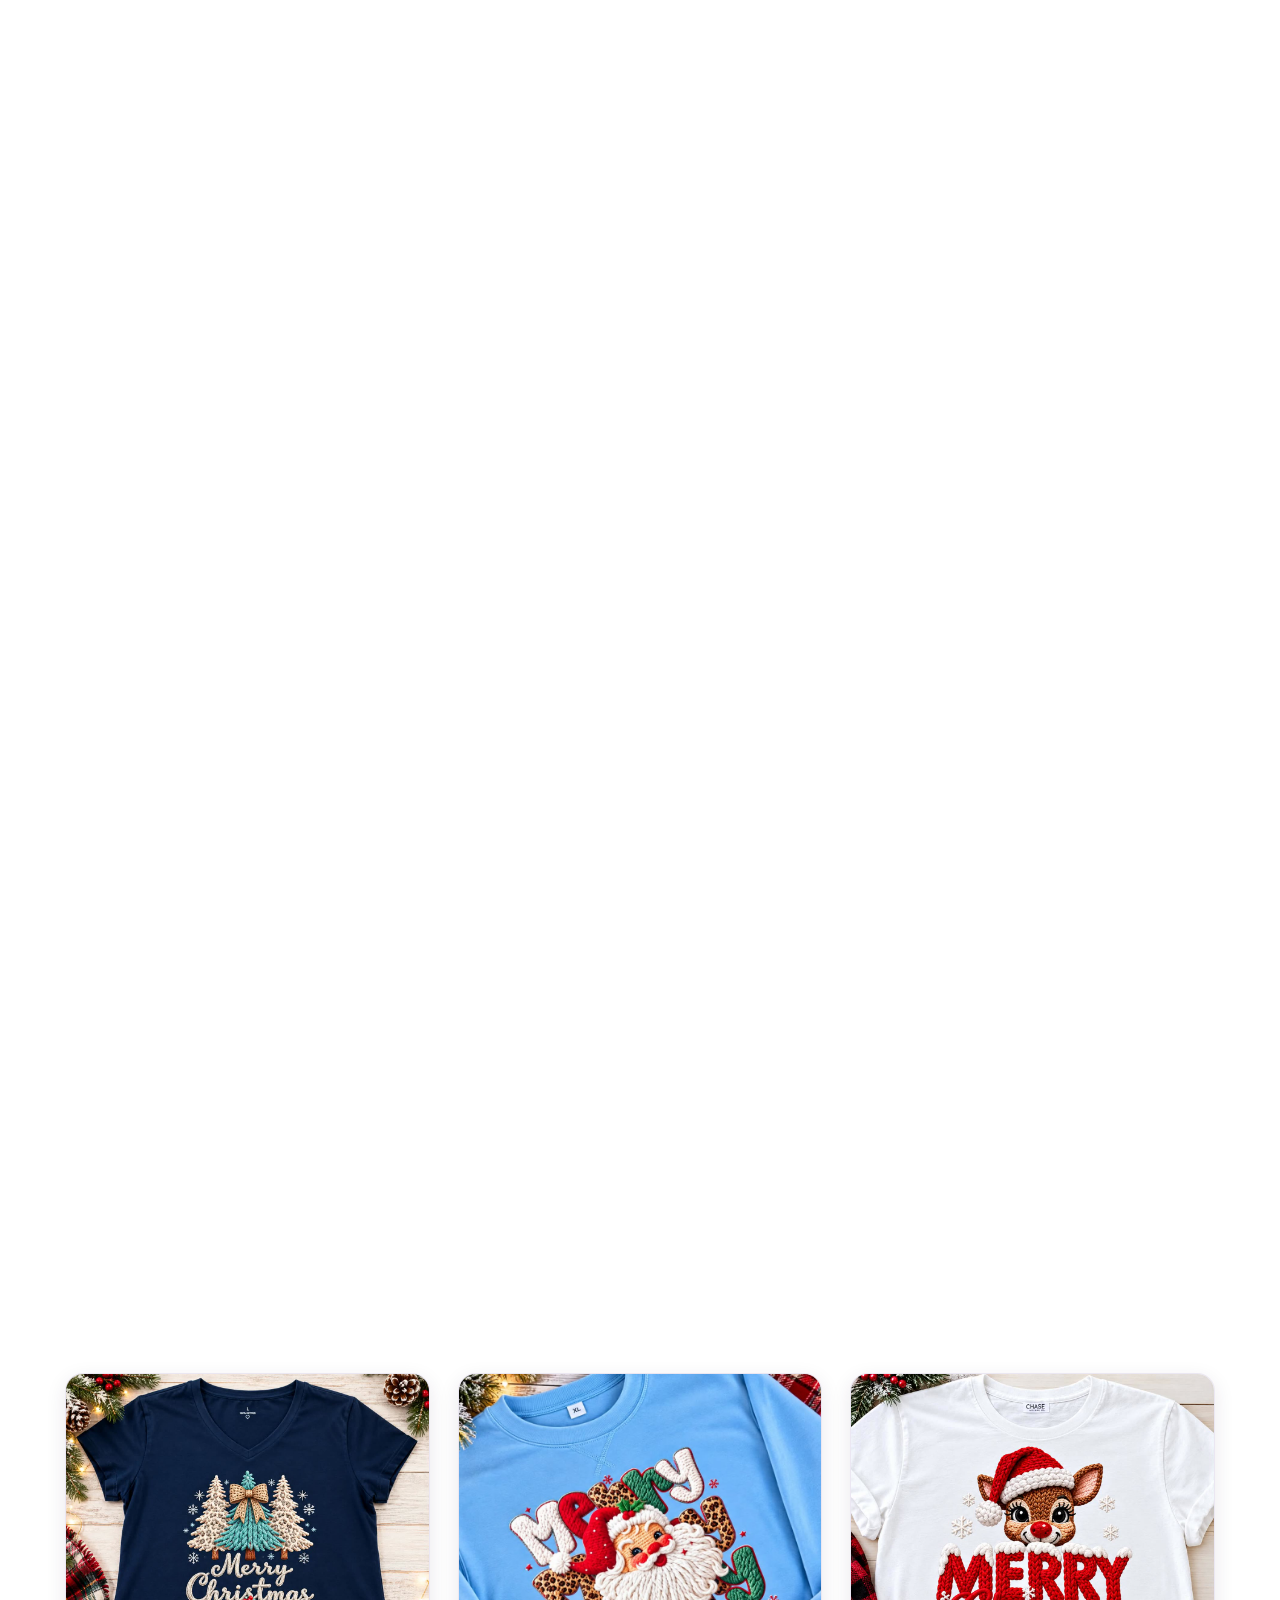
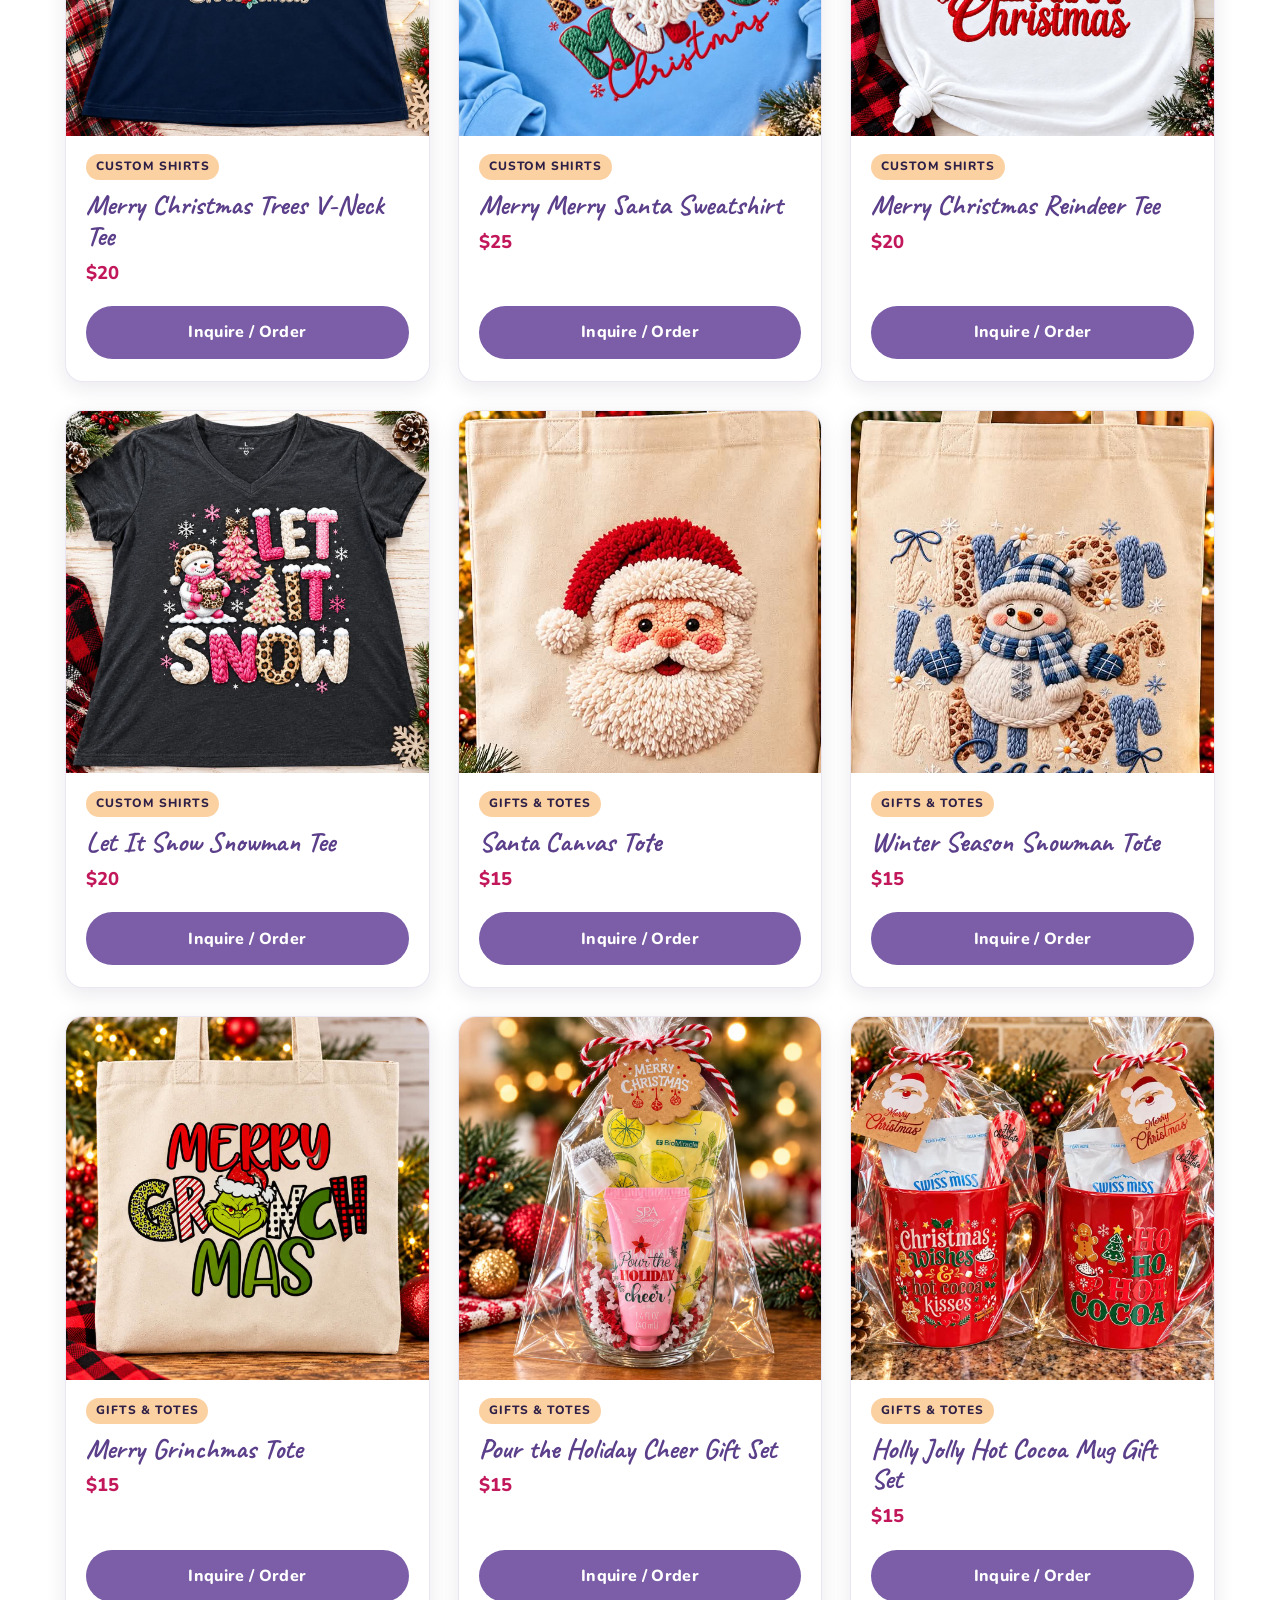
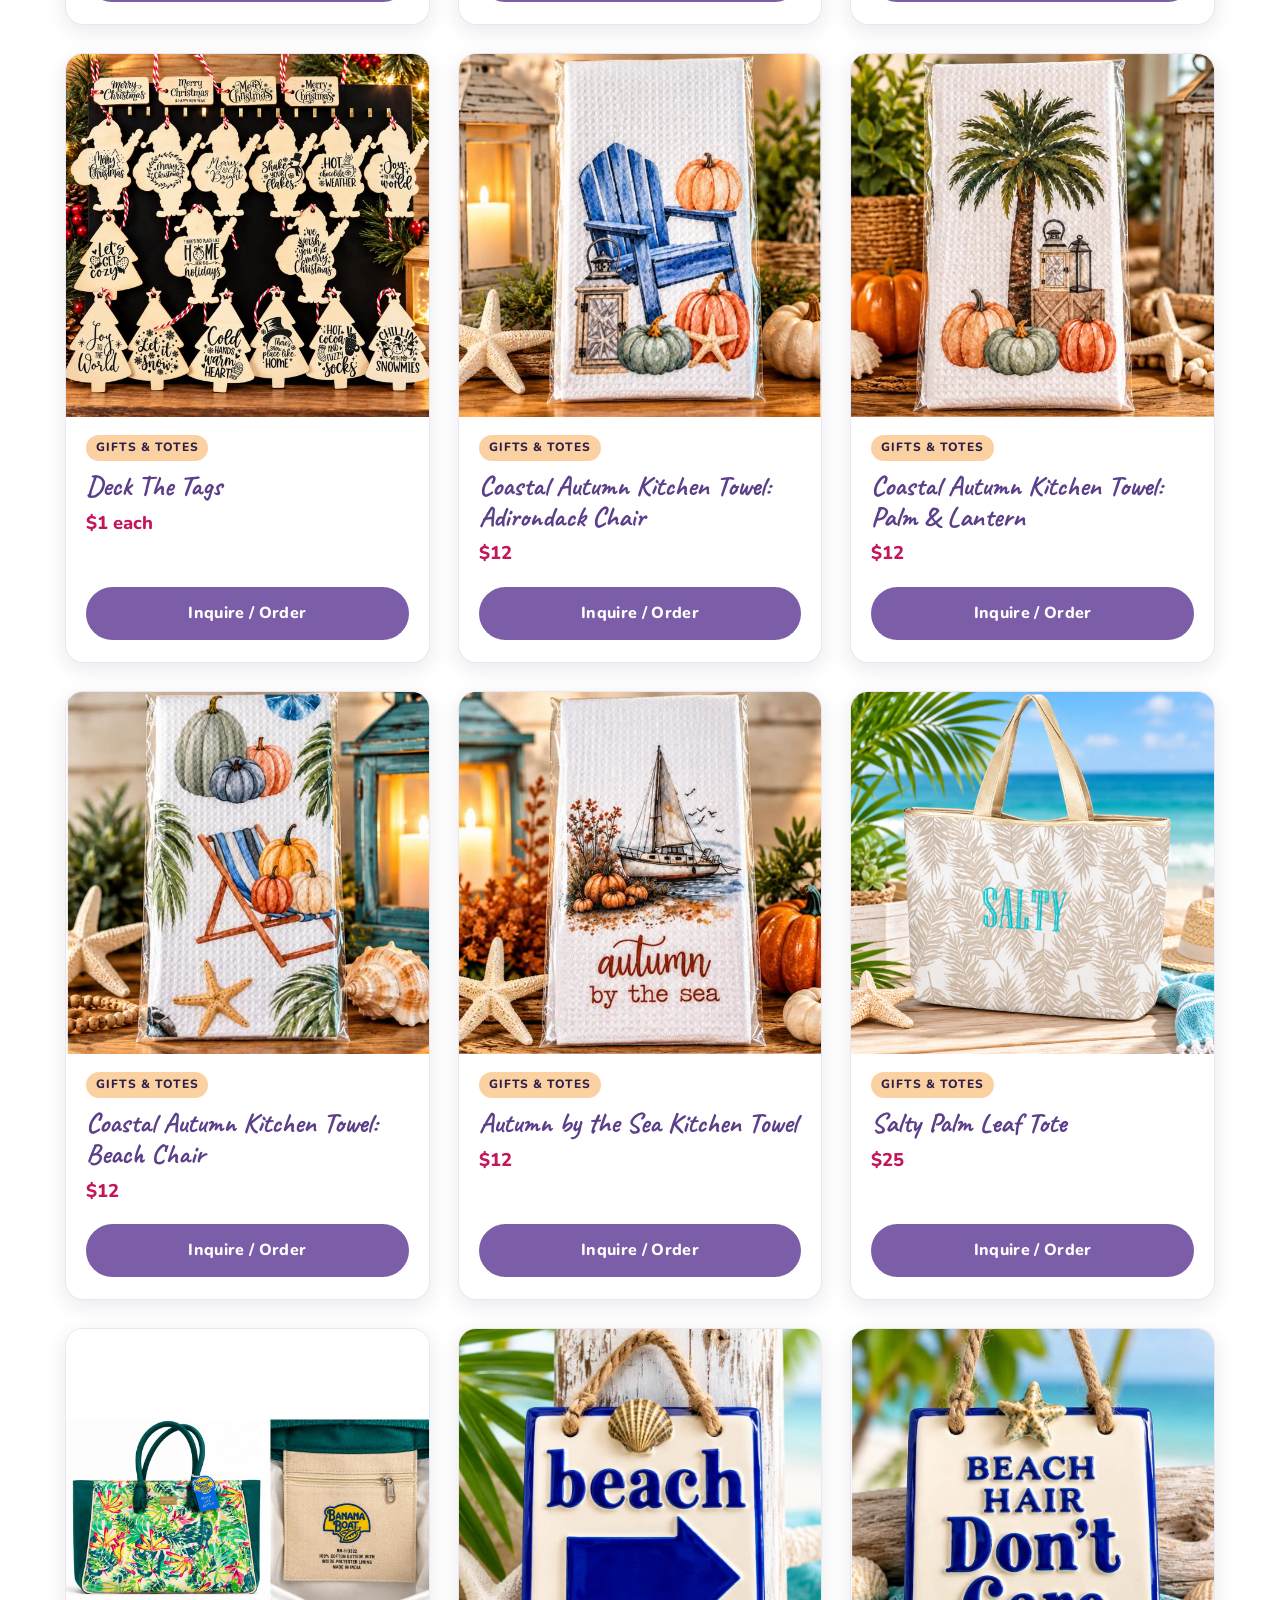
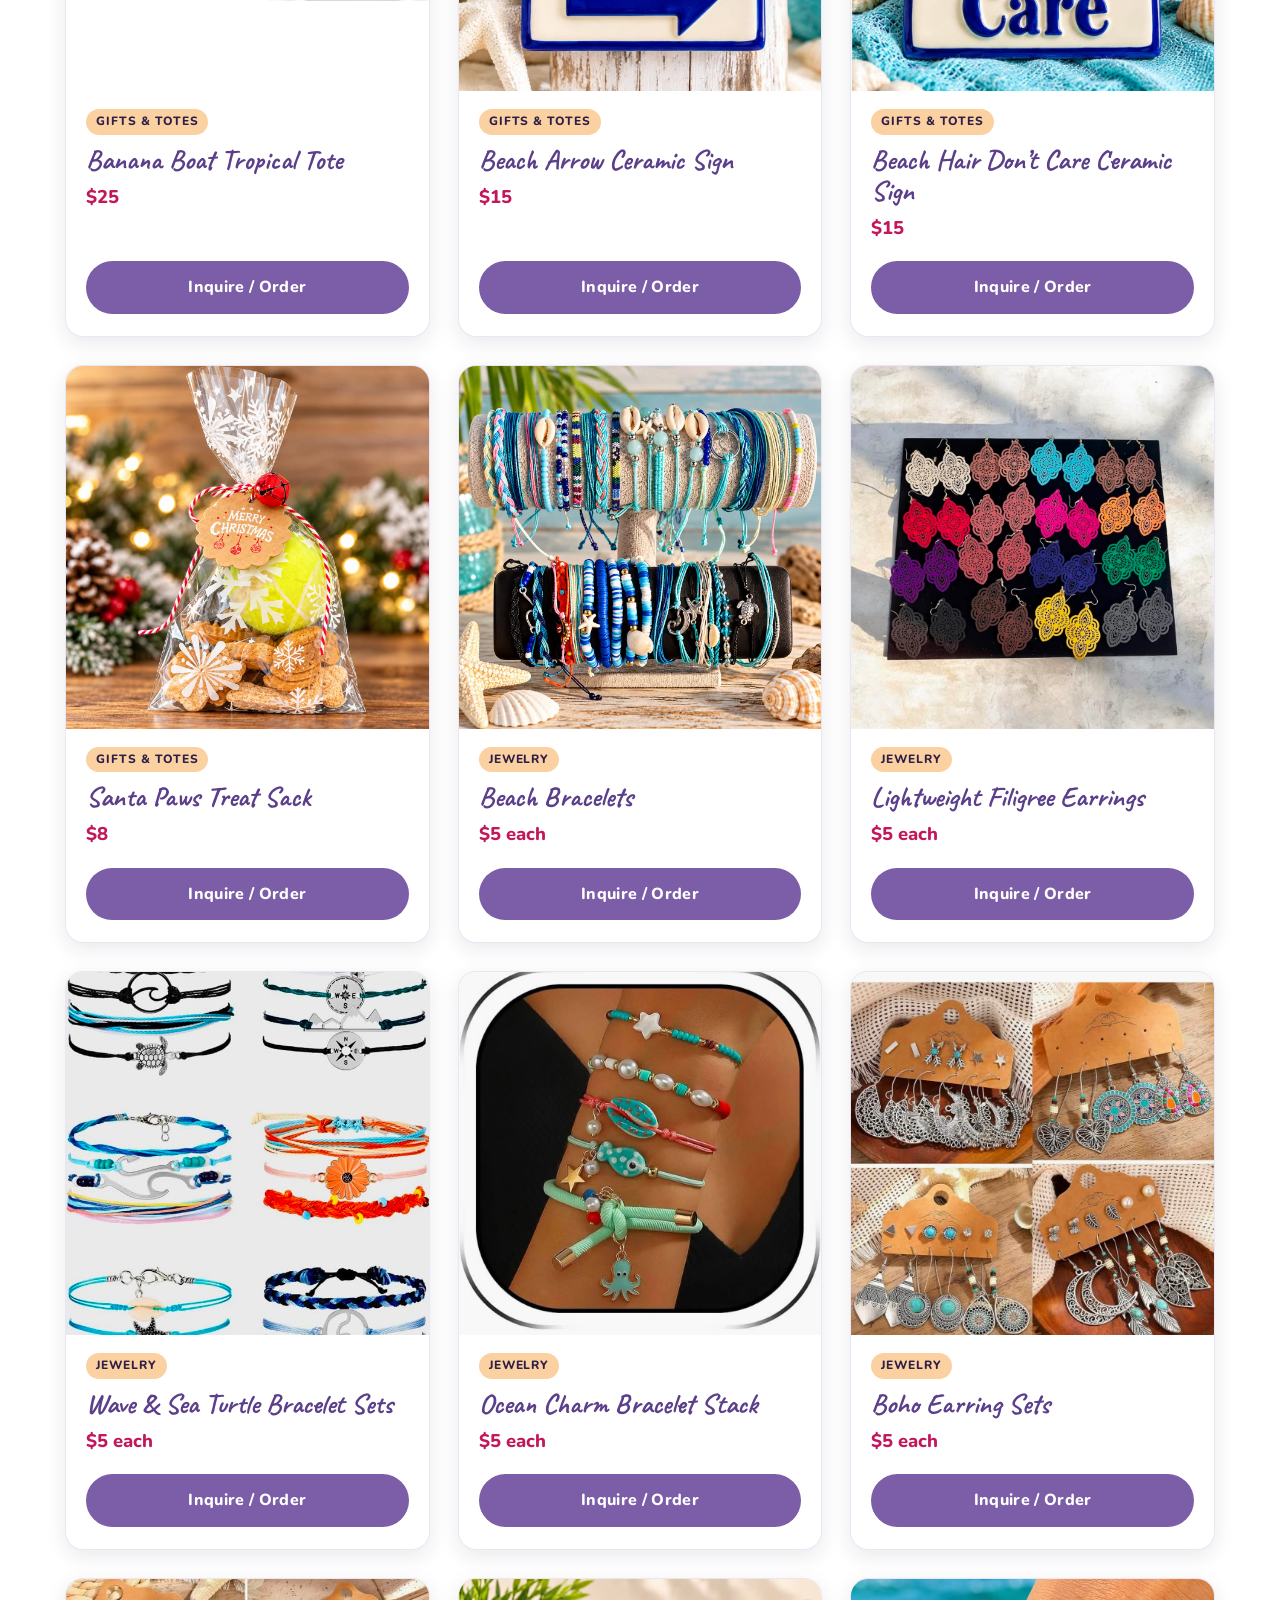
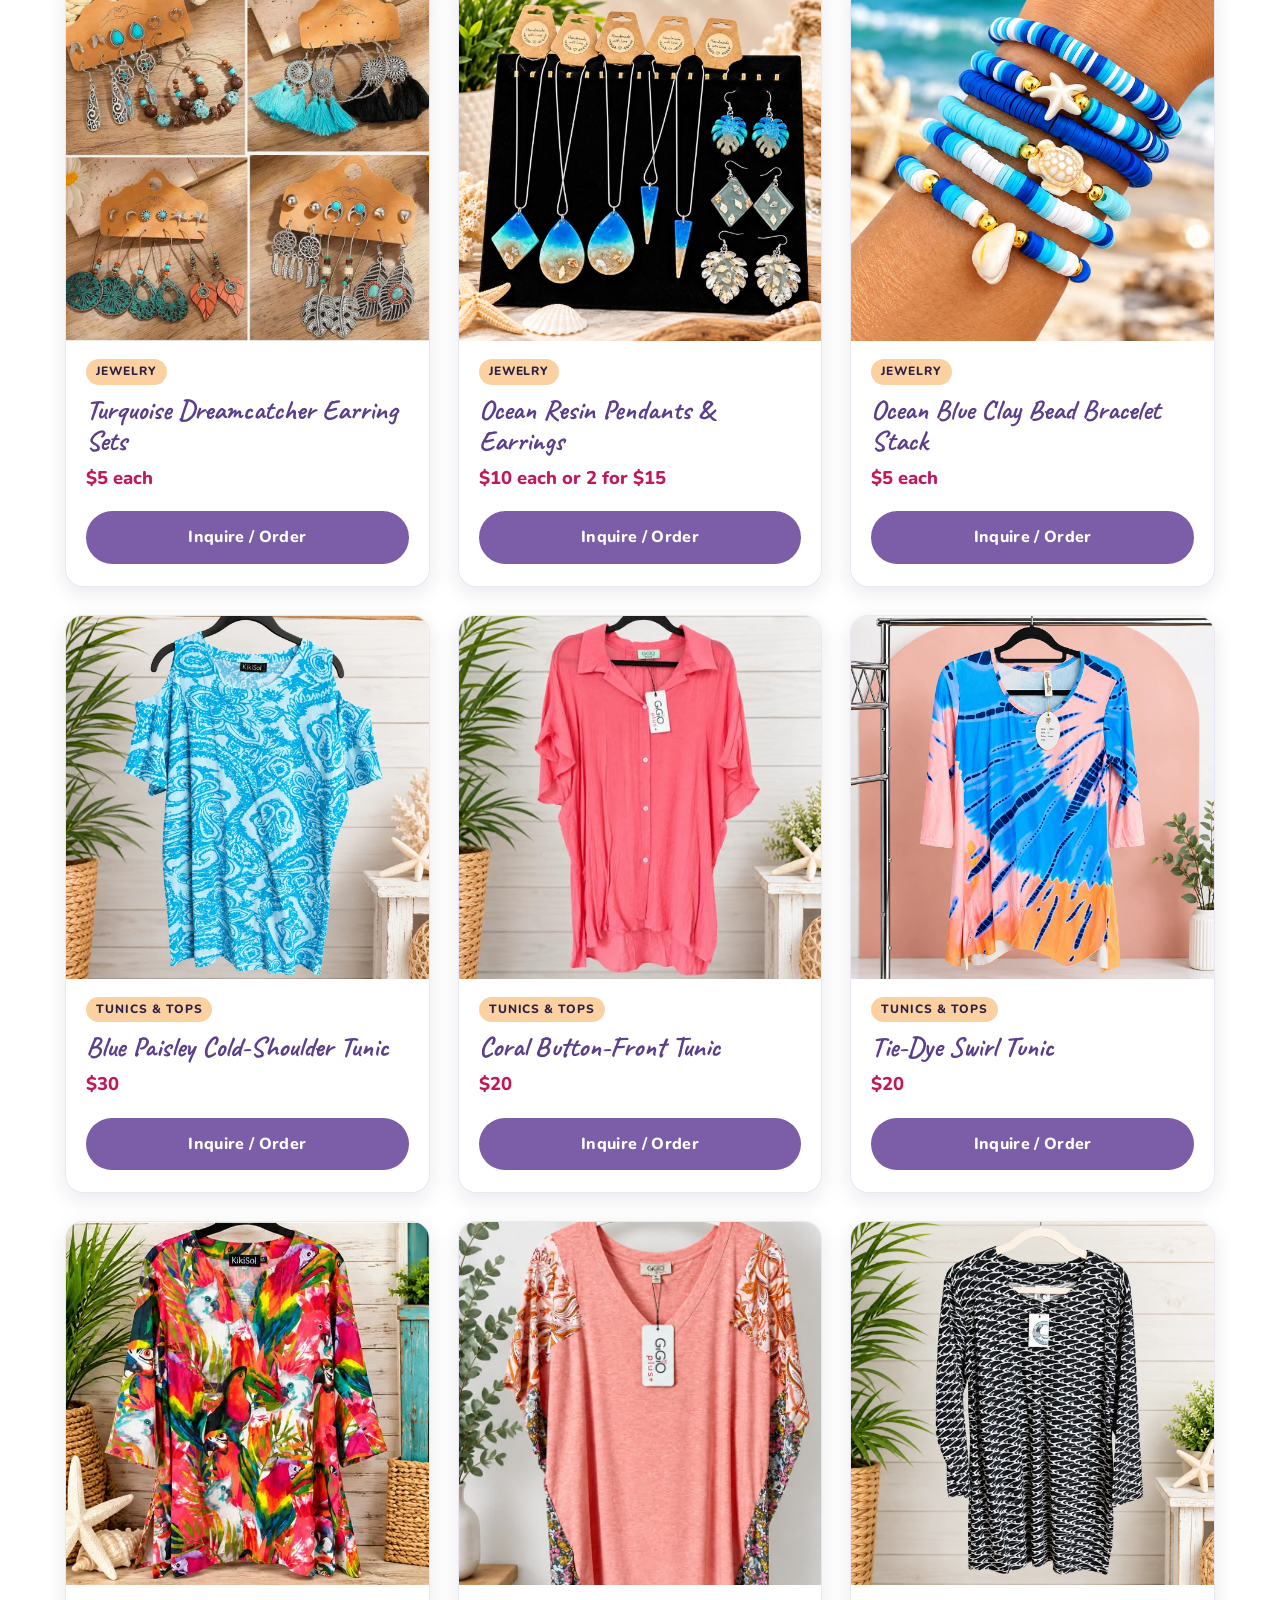
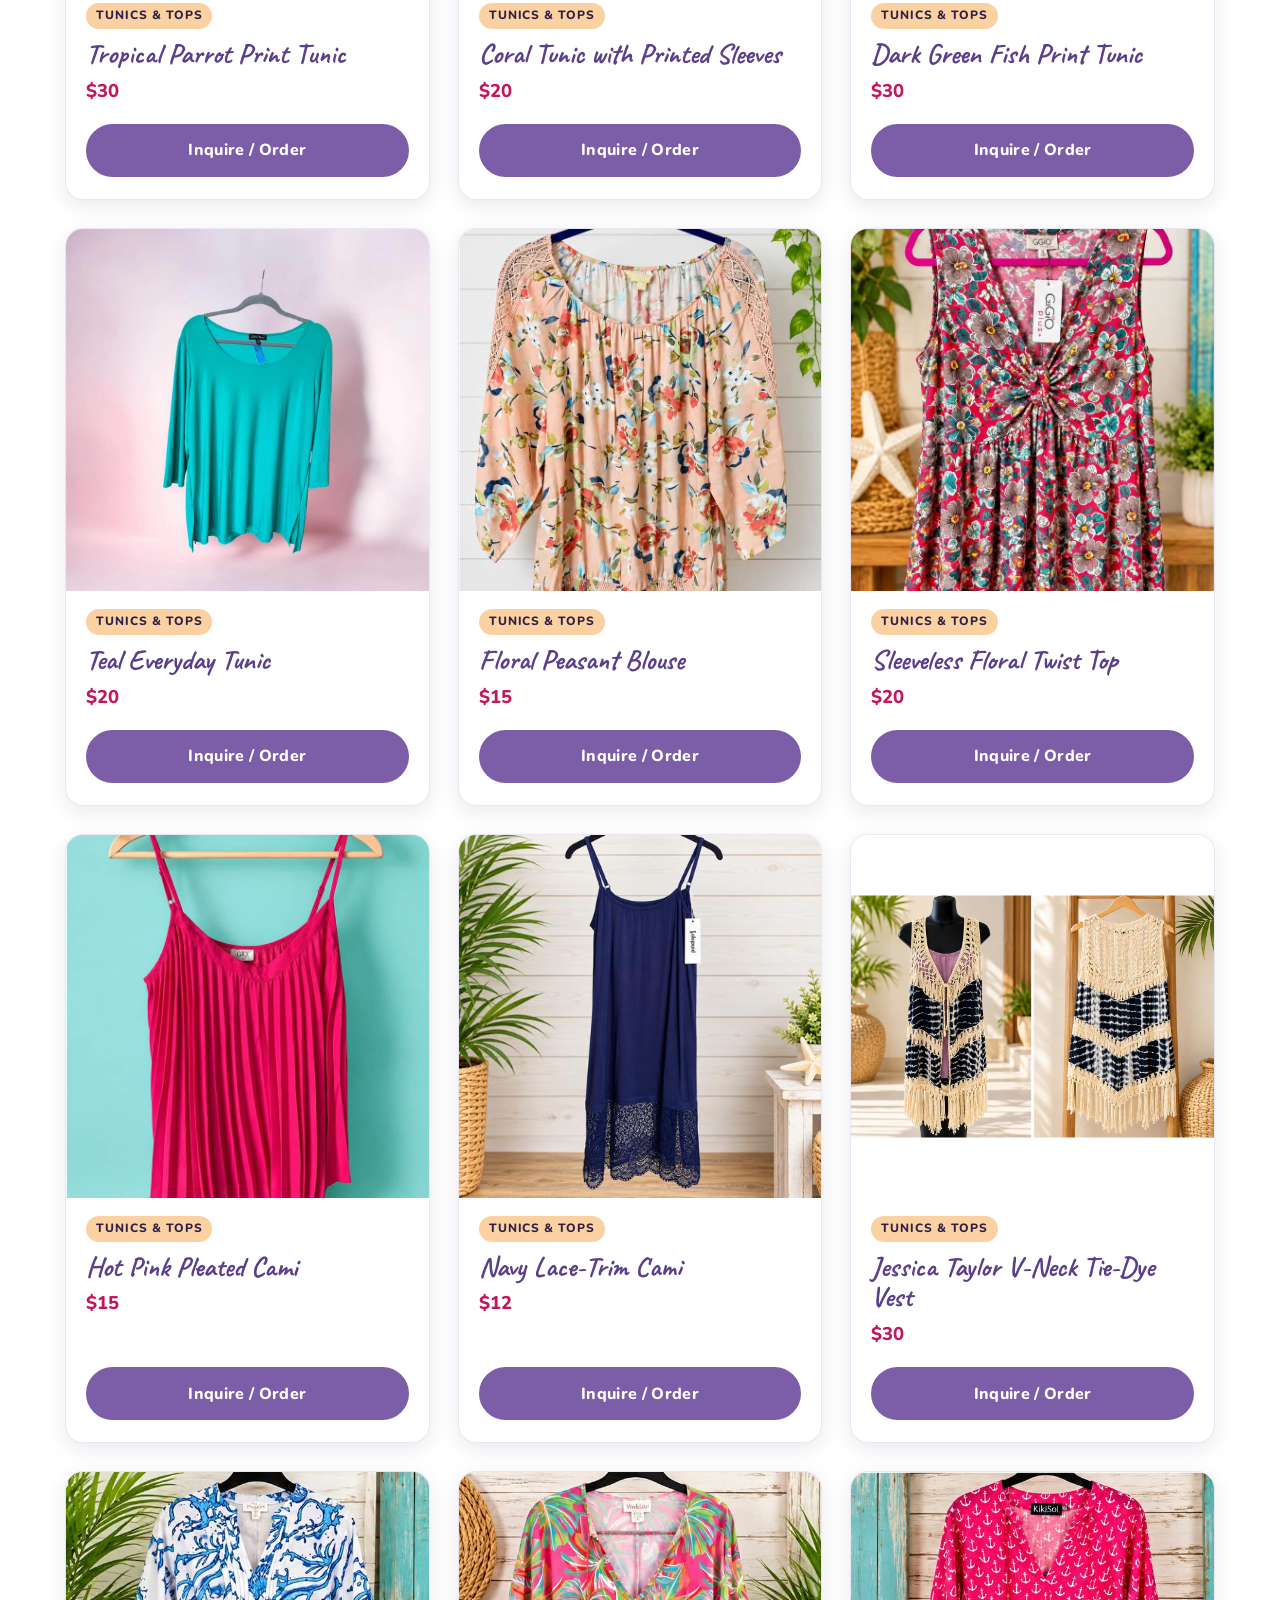
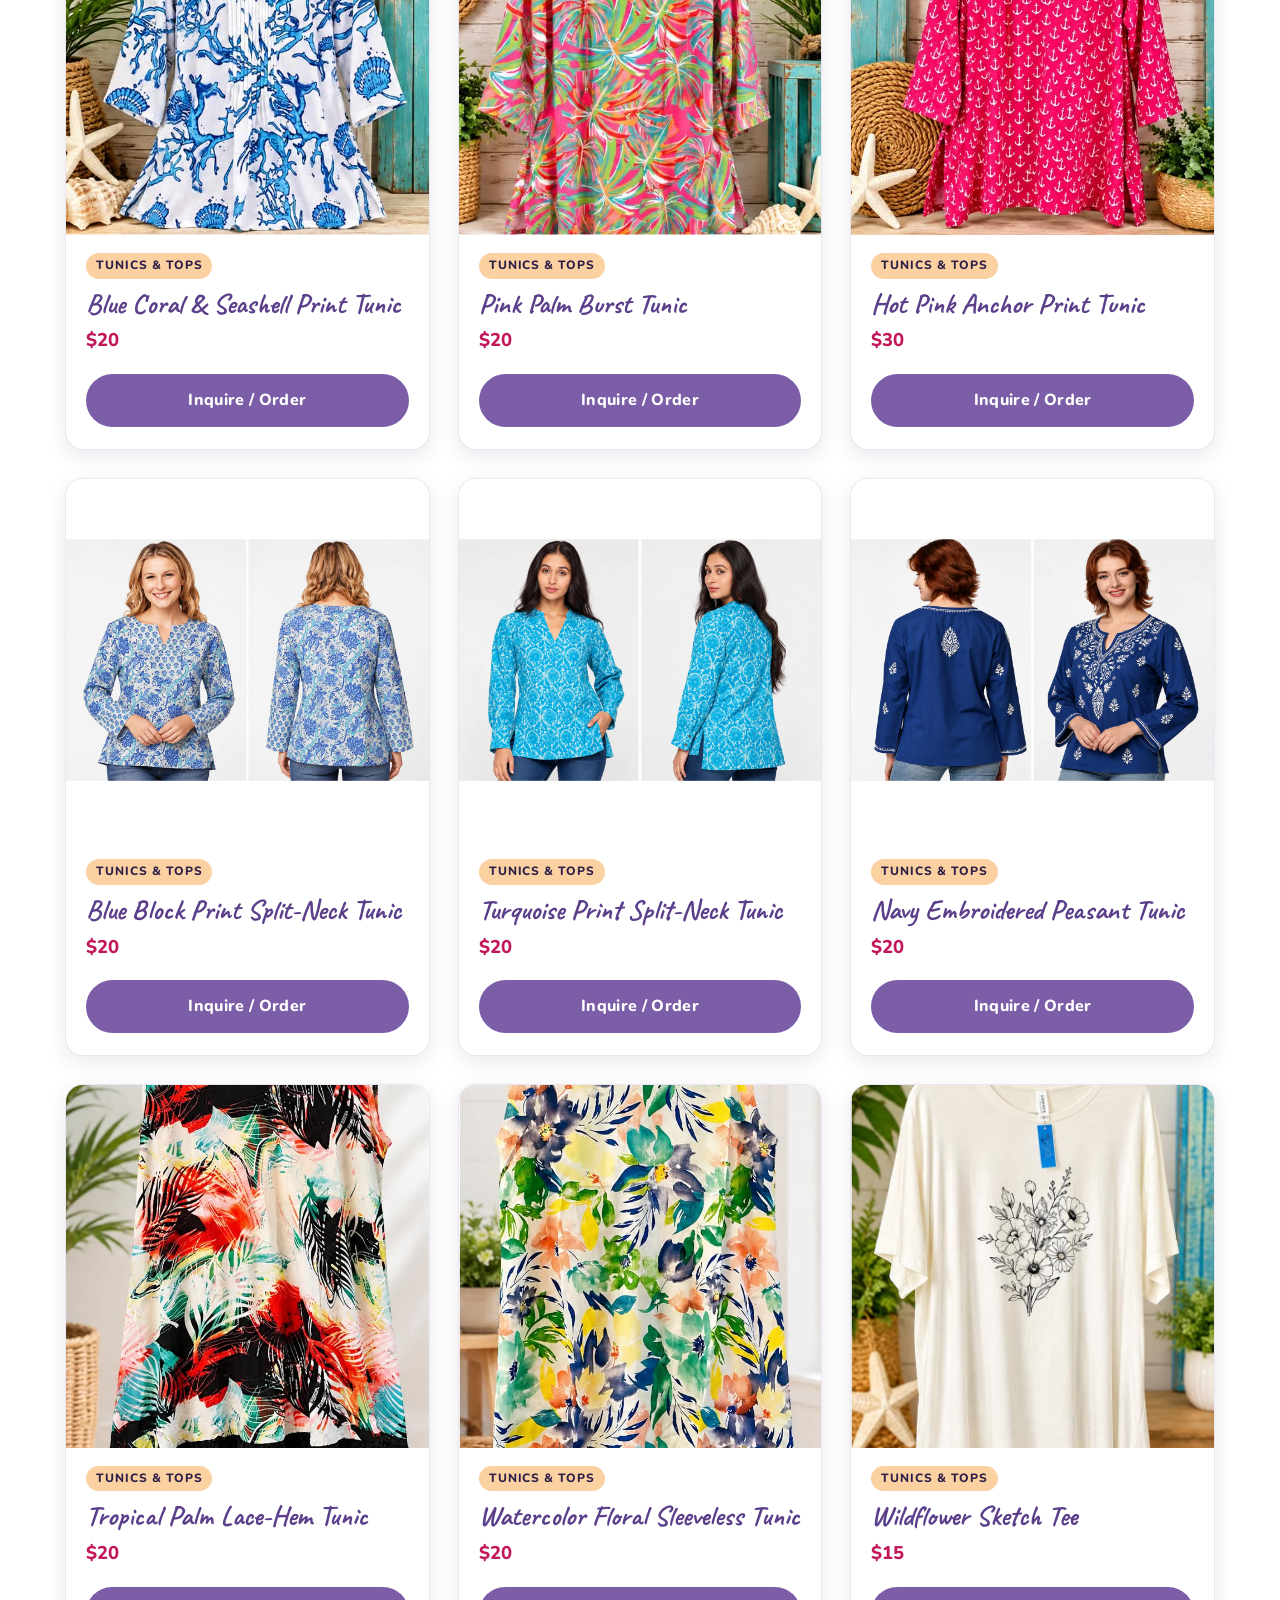
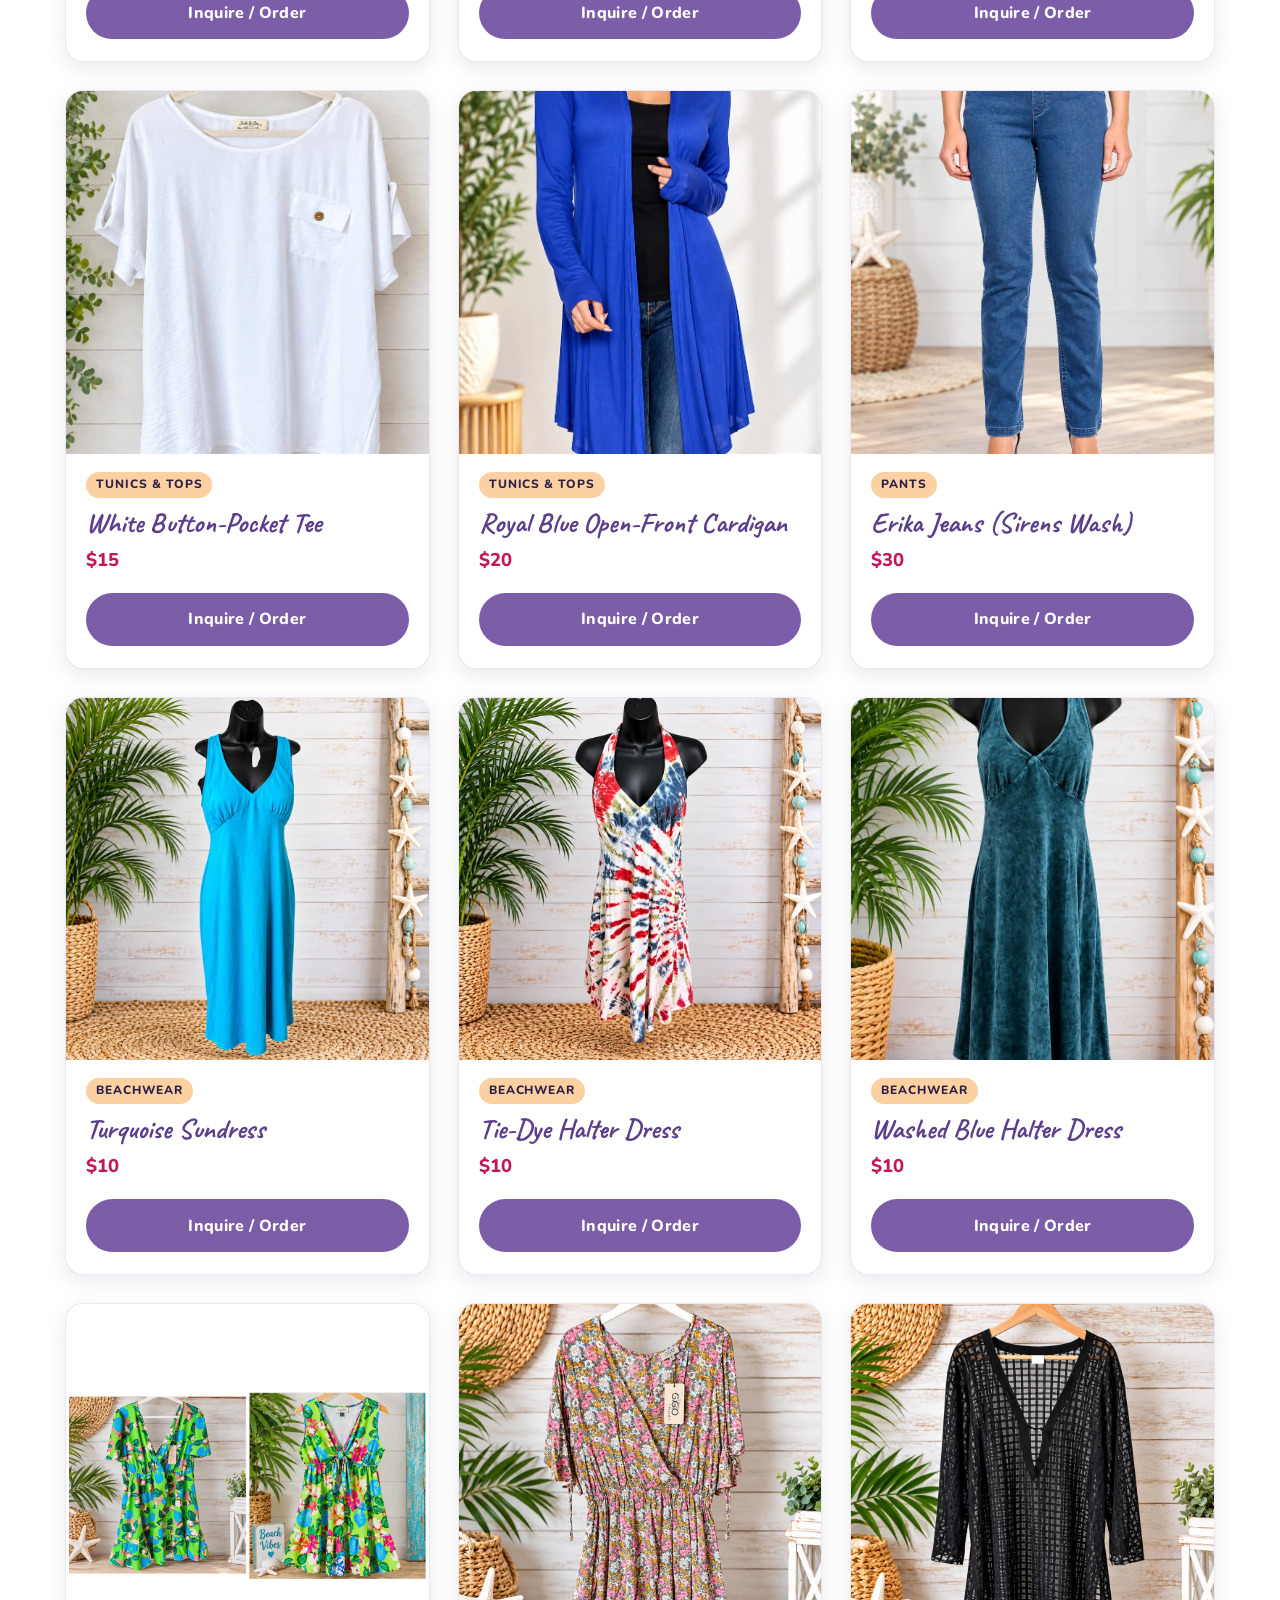
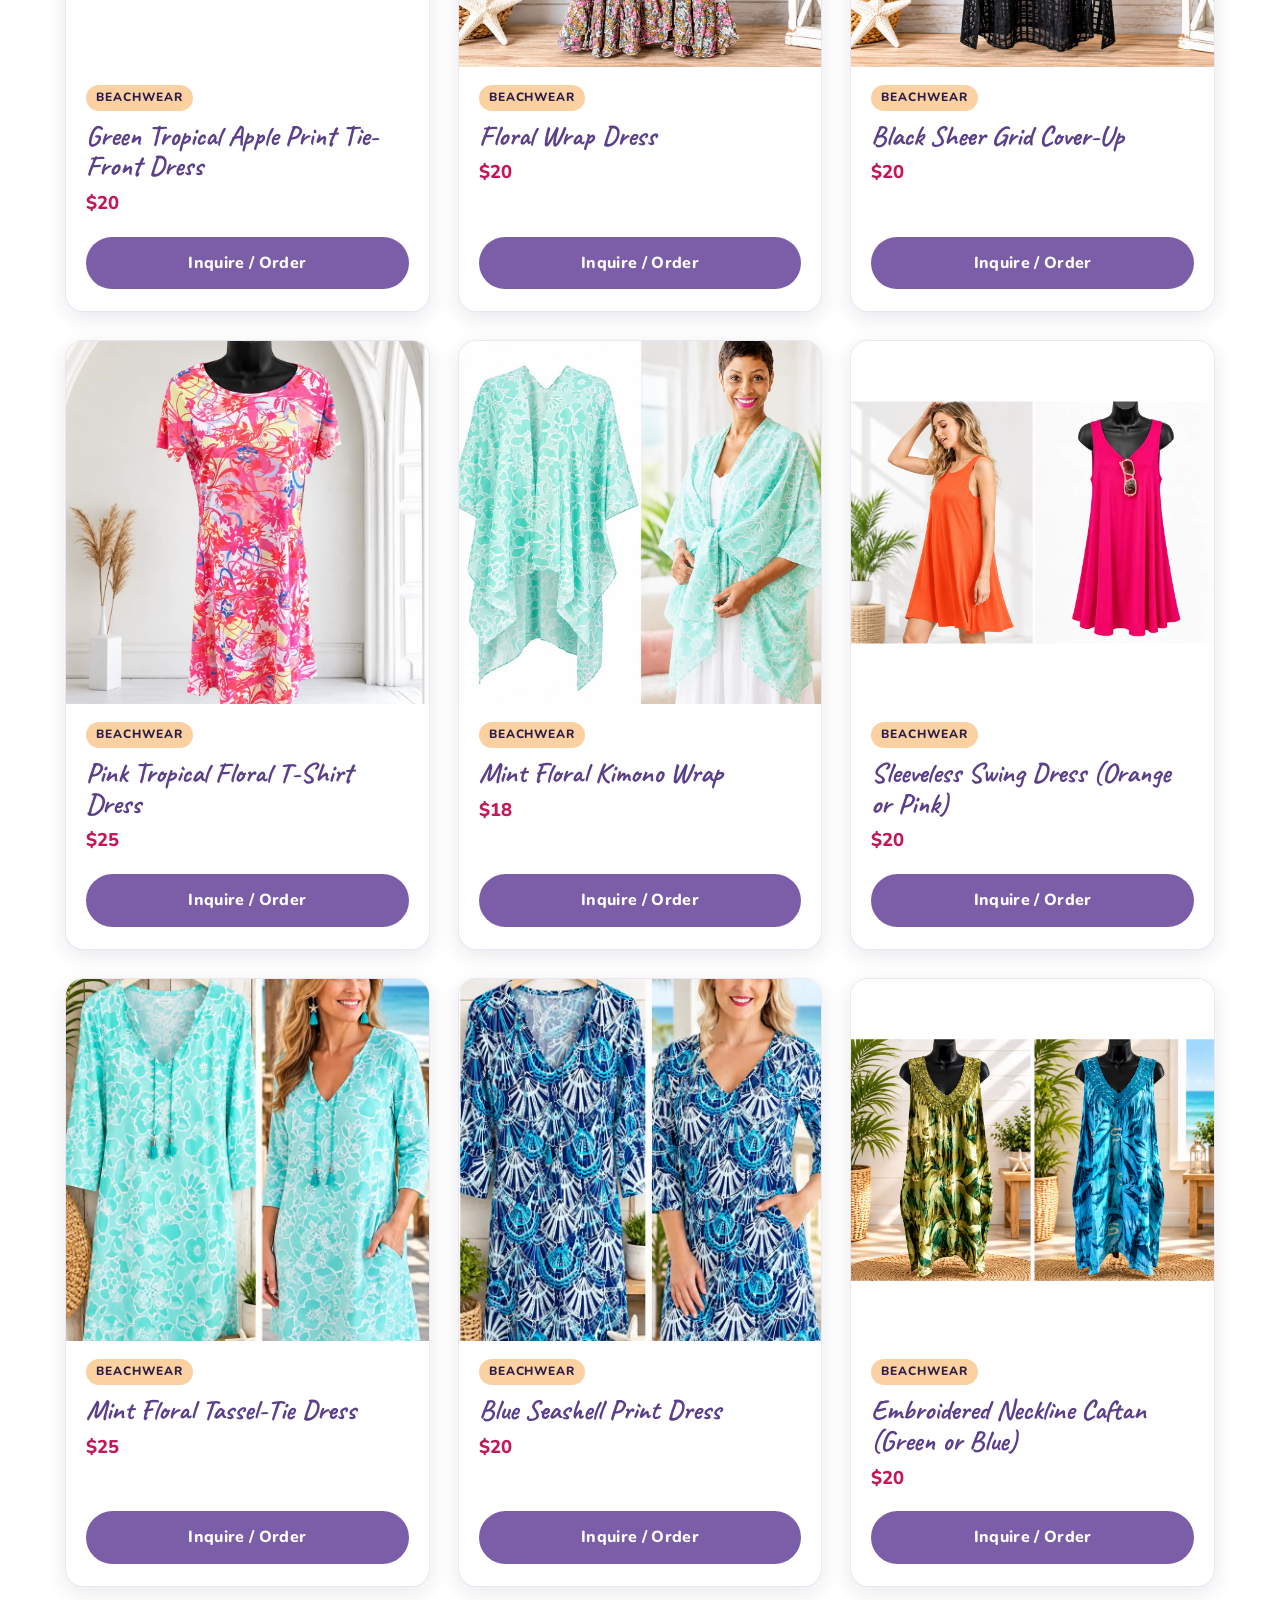
<file: shop.html>
<!DOCTYPE html>
<html lang="en">
<head>
  <meta charset="UTF-8">
  <meta name="viewport" content="width=device-width, initial-scale=1">
  <title>Shop | Knotty Girlz Coastal Boutique</title>
  <meta name="description" content="Shop custom shirts, jewelry, tunics, pants, beachwear and seasonal gifts from Knotty Girlz, a boutique in Cape Charles, VA.">
  <meta name="theme-color" content="#F25C8A">

  <!-- Social sharing preview (Facebook, iMessage, etc.) -->
  <meta property="og:type" content="website">
  <meta property="og:title" content="Shop | Knotty Girlz Coastal Boutique">
  <meta property="og:description" content="Shop custom shirts, jewelry, tunics, pants, beachwear and seasonal gifts from Knotty Girlz, a boutique in Cape Charles, VA.">
  <meta property="og:url" content="https://knottygirlzboutique.com/shop.html">
  <meta property="og:image" content="https://knottygirlzboutique.com/images/og-image.jpg">

  <link rel="canonical" href="https://knottygirlzboutique.com/shop.html">
  <link rel="icon" href="images/favicon.svg" type="image/svg+xml">

  <!-- Google Fonts: Pacifico (logo), Caveat (headings), Nunito (body text) -->
  <link rel="preconnect" href="https://fonts.googleapis.com">
  <link rel="preconnect" href="https://fonts.gstatic.com" crossorigin>
  <link href="https://fonts.googleapis.com/css2?family=Caveat:wght@600;700&family=Nunito:wght@400;700;800&family=Pacifico&display=swap" rel="stylesheet">

  <link rel="stylesheet" href="css/styles.css">
</head>
<body>
  <a class="skip-link" href="#main">Skip to content</a>

  <!-- ===== HEADER (same on every page) ===== -->
  <header class="site-header">
    <div class="container header-inner">
      <!-- Text logo. To use an image logo instead, replace the text with:
           <img src="images/logo.png" alt="Knotty Girlz" height="48"> -->
      <a class="logo" href="index.html">Knotty <span>Girlz</span></a>

      <button class="nav-toggle" aria-label="Open menu" aria-expanded="false" aria-controls="site-nav">
        <span></span><span></span><span></span>
      </button>

      <nav class="site-nav" id="site-nav" aria-label="Main">
        <ul>
          <li><a href="index.html">Home</a></li>
          <li><a href="shop.html" aria-current="page">Shop</a></li>
          <li><a href="about.html">About</a></li>
          <li><a href="contact.html">Contact</a></li>
        </ul>
      </nav>
    </div>
  </header>

  <main id="main">
    <section class="page-hero">
      <div class="container">
        <h1>The Shop</h1>
        <p>Hand-picked, coastal and full of sunshine. See something you love? Tap &ldquo;Inquire / Order&rdquo; and we&rsquo;ll get back to you.</p>
      </div>
      <div class="wave" style="color:var(--white);background:transparent;" aria-hidden="true"><svg viewBox="0 0 1440 80" preserveAspectRatio="none"><path d="M0,40 C240,80 480,0 720,30 C960,60 1200,10 1440,40 L1440,80 L0,80 Z"/></svg></div>
    </section>

    <section class="section">
      <div class="container">
        <div class="filters" role="group" aria-label="Filter products by category">
          <button class="filter-btn" type="button" data-filter="all" aria-pressed="true">All</button>
          <button class="filter-btn" type="button" data-filter="shirts" aria-pressed="false">Custom Shirts</button>
          <button class="filter-btn" type="button" data-filter="jewelry" aria-pressed="false">Jewelry</button>
          <button class="filter-btn" type="button" data-filter="tunics" aria-pressed="false">Tunics &amp; Tops</button>
          <button class="filter-btn" type="button" data-filter="pants" aria-pressed="false">Pants</button>
          <button class="filter-btn" type="button" data-filter="beachwear" aria-pressed="false">Beachwear</button>
          <button class="filter-btn" type="button" data-filter="gifts" aria-pressed="false">Gifts &amp; Totes</button>
          <button class="filter-btn" type="button" data-filter="accessories" aria-pressed="false">Hats &amp; Accessories</button>
        </div>

        <!-- PRODUCTS: the cards are built from data/products.json by js/main.js.
             Lisa edits that file through the admin page at /admin/ (see LISA-GUIDE.md). -->
        <div class="product-grid" aria-live="polite"></div>
        <noscript><p class="empty-msg">Please turn on JavaScript to see our products, or <a href="contact.html">contact us</a>.</p></noscript>
        <p class="empty-msg" hidden>Nothing here yet &mdash; check back soon!</p>
      </div>
    </section>

    <div class="wave" style="color:var(--orange);background:transparent;" aria-hidden="true"><svg viewBox="0 0 1440 80" preserveAspectRatio="none"><path d="M0,40 C240,80 480,0 720,30 C960,60 1200,10 1440,40 L1440,80 L0,80 Z"/></svg></div>
    <section class="section cta">
      <div class="container">
        <h2>Don&rsquo;t see exactly what you want?</h2>
        <p>Send us a message and we&rsquo;ll help with sizes, colors and what&rsquo;s in stock.</p>
        <a class="btn btn-light" href="contact.html">Contact Us</a>
      </div>
    </section>
    <div class="wave" style="color:var(--white);background:var(--pink);" aria-hidden="true"><svg viewBox="0 0 1440 80" preserveAspectRatio="none"><path d="M0,40 C240,80 480,0 720,30 C960,60 1200,10 1440,40 L1440,80 L0,80 Z"/></svg></div>
  </main>

  <!-- ===== FOOTER (same on every page) ===== -->
  <footer class="site-footer">
    <div class="wave" style="color:var(--ink);background:transparent;" aria-hidden="true"><svg viewBox="0 0 1440 80" preserveAspectRatio="none"><path d="M0,40 C240,80 480,0 720,30 C960,60 1200,10 1440,40 L1440,80 L0,80 Z"/></svg></div>
    <div class="footer-body">
      <div class="container footer-inner">
        <div>
          <a class="logo" href="index.html">Knotty <span>Girlz</span></a>
          <p>Custom shirts, jewelry, tunics &amp; beachy styles &mdash; hand-picked in Cape Charles, VA, with a coastal soul.</p>
          <div class="footer-social">
            <a href="https://www.facebook.com/profile.php?id=100090896074103" target="_blank" rel="noopener" aria-label="Knotty Girlz on Facebook"><svg class="icon" viewBox="0 0 24 24" fill="currentColor" aria-hidden="true"><path d="M13.5 22v-8h2.7l.4-3.2h-3.1V8.8c0-.9.3-1.6 1.6-1.6h1.7V4.4c-.3 0-1.3-.1-2.5-.1-2.5 0-4.1 1.5-4.1 4.2v2.3H7.4V14h2.8v8h3.3z"/></svg></a>
            <a href="mailto:lpysher@live.com" aria-label="Email Knotty Girlz"><svg class="icon" viewBox="0 0 24 24" fill="none" stroke="currentColor" stroke-width="2" aria-hidden="true"><rect x="3" y="5" width="18" height="14" rx="2"/><path d="m3 7 9 6 9-6"/></svg></a>
          </div>
        </div>
        <div>
          <h2>Quick Links</h2>
          <ul>
            <li><a href="shop.html">Shop</a></li>
            <li><a href="about.html">Our Story</a></li>
            <li><a href="contact.html">Contact</a></li>
            <!-- HIDDEN UNTIL LISA'S TEXT (Markets & Events section): <li><a href="contact.html#events">Markets &amp; Events</a></li> -->
          </ul>
        </div>
        <div>
          <h2>Say Hello</h2>
          <ul>
            <li><a href="mailto:lpysher@live.com">lpysher@live.com</a></li>
            <li>Cape Charles, VA</li>
          </ul>
        </div>
      </div>
      <p class="copyright">&copy; <span data-year>2026</span> Knotty Girlz. All rights reserved.</p>
    </div>
  </footer>

  <script src="js/main.js"></script>
</body>
</html>
</file>
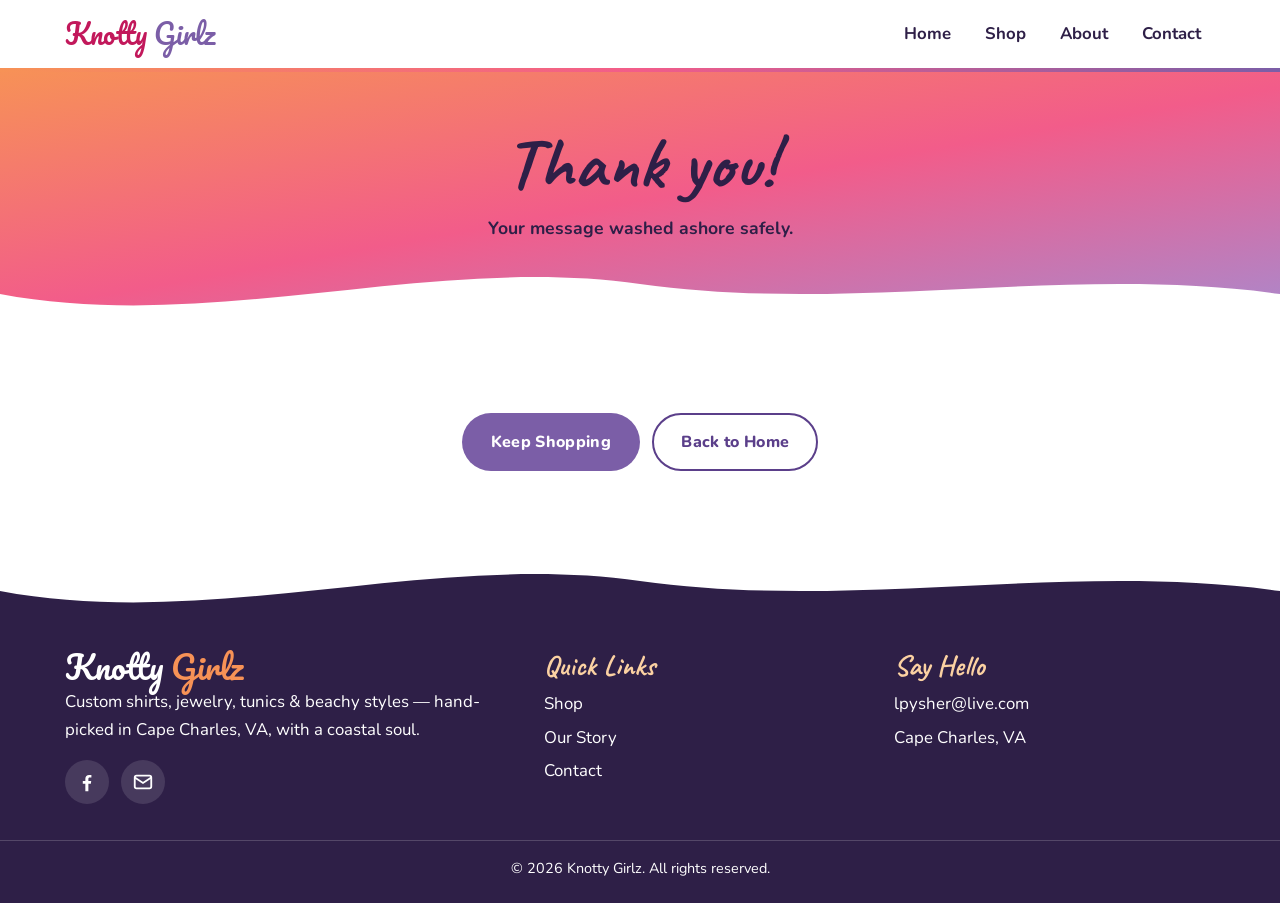
<file: thank-you.html>
<!DOCTYPE html>
<html lang="en">
<head>
  <meta charset="UTF-8">
  <meta name="viewport" content="width=device-width, initial-scale=1">
  <title>Thank You! | Knotty Girlz</title>
  <meta name="description" content="Thanks for reaching out to Knotty Girlz. We'll be in touch soon.">
  <meta name="theme-color" content="#F25C8A">

  <!-- Social sharing preview (Facebook, iMessage, etc.) -->
  <meta property="og:type" content="website">
  <meta property="og:title" content="Thank You! | Knotty Girlz">
  <meta property="og:description" content="Thanks for reaching out to Knotty Girlz. We'll be in touch soon.">
  <meta property="og:image" content="https://knottygirlzboutique.com/images/og-image.jpg">

  <meta name="robots" content="noindex">
  <link rel="icon" href="images/favicon.svg" type="image/svg+xml">

  <!-- Google Fonts: Pacifico (logo), Caveat (headings), Nunito (body text) -->
  <link rel="preconnect" href="https://fonts.googleapis.com">
  <link rel="preconnect" href="https://fonts.gstatic.com" crossorigin>
  <link href="https://fonts.googleapis.com/css2?family=Caveat:wght@600;700&family=Nunito:wght@400;700;800&family=Pacifico&display=swap" rel="stylesheet">

  <link rel="stylesheet" href="css/styles.css">
</head>
<body>
  <a class="skip-link" href="#main">Skip to content</a>

  <!-- ===== HEADER (same on every page) ===== -->
  <header class="site-header">
    <div class="container header-inner">
      <!-- Text logo. To use an image logo instead, replace the text with:
           <img src="images/logo.png" alt="Knotty Girlz" height="48"> -->
      <a class="logo" href="index.html">Knotty <span>Girlz</span></a>

      <button class="nav-toggle" aria-label="Open menu" aria-expanded="false" aria-controls="site-nav">
        <span></span><span></span><span></span>
      </button>

      <nav class="site-nav" id="site-nav" aria-label="Main">
        <ul>
          <li><a href="index.html">Home</a></li>
          <li><a href="shop.html">Shop</a></li>
          <li><a href="about.html">About</a></li>
          <li><a href="contact.html">Contact</a></li>
        </ul>
      </nav>
    </div>
  </header>

  <main id="main">
    <section class="page-hero">
      <div class="container">
        <h1>Thank you!</h1>
        <p>Your message washed ashore safely.<!-- HIDDEN UNTIL LISA'S TEXT: We&rsquo;ll get back to you within [24&ndash;48 HOURS]. --></p>
      </div>
      <div class="wave" style="color:var(--white);background:transparent;" aria-hidden="true"><svg viewBox="0 0 1440 80" preserveAspectRatio="none"><path d="M0,40 C240,80 480,0 720,30 C960,60 1200,10 1440,40 L1440,80 L0,80 Z"/></svg></div>
    </section>
    <section class="section">
      <div class="container" style="text-align:center">
        <div class="hero-buttons">
          <a class="btn btn-primary" href="shop.html">Keep Shopping</a>
          <a class="btn btn-secondary" href="index.html">Back to Home</a>
        </div>
      </div>
    </section>
  </main>

  <!-- ===== FOOTER (same on every page) ===== -->
  <footer class="site-footer">
    <div class="wave" style="color:var(--ink);background:transparent;" aria-hidden="true"><svg viewBox="0 0 1440 80" preserveAspectRatio="none"><path d="M0,40 C240,80 480,0 720,30 C960,60 1200,10 1440,40 L1440,80 L0,80 Z"/></svg></div>
    <div class="footer-body">
      <div class="container footer-inner">
        <div>
          <a class="logo" href="index.html">Knotty <span>Girlz</span></a>
          <p>Custom shirts, jewelry, tunics &amp; beachy styles &mdash; hand-picked in Cape Charles, VA, with a coastal soul.</p>
          <div class="footer-social">
            <a href="https://www.facebook.com/profile.php?id=100090896074103" target="_blank" rel="noopener" aria-label="Knotty Girlz on Facebook"><svg class="icon" viewBox="0 0 24 24" fill="currentColor" aria-hidden="true"><path d="M13.5 22v-8h2.7l.4-3.2h-3.1V8.8c0-.9.3-1.6 1.6-1.6h1.7V4.4c-.3 0-1.3-.1-2.5-.1-2.5 0-4.1 1.5-4.1 4.2v2.3H7.4V14h2.8v8h3.3z"/></svg></a>
            <a href="mailto:lpysher@live.com" aria-label="Email Knotty Girlz"><svg class="icon" viewBox="0 0 24 24" fill="none" stroke="currentColor" stroke-width="2" aria-hidden="true"><rect x="3" y="5" width="18" height="14" rx="2"/><path d="m3 7 9 6 9-6"/></svg></a>
          </div>
        </div>
        <div>
          <h2>Quick Links</h2>
          <ul>
            <li><a href="shop.html">Shop</a></li>
            <li><a href="about.html">Our Story</a></li>
            <li><a href="contact.html">Contact</a></li>
            <!-- HIDDEN UNTIL LISA'S TEXT (Markets & Events section): <li><a href="contact.html#events">Markets &amp; Events</a></li> -->
          </ul>
        </div>
        <div>
          <h2>Say Hello</h2>
          <ul>
            <li><a href="mailto:lpysher@live.com">lpysher@live.com</a></li>
            <li>Cape Charles, VA</li>
          </ul>
        </div>
      </div>
      <p class="copyright">&copy; <span data-year>2026</span> Knotty Girlz. All rights reserved.</p>
    </div>
  </footer>

  <script src="js/main.js"></script>
</body>
</html>
</file>
<file: css/styles.css>
/* ==========================================================================
   Knotty Girlz — main stylesheet
   Mobile-first: base styles are for phones, media queries add room for
   tablets (min-width: 700px) and desktops (min-width: 1000px).
   ========================================================================== */

/* ---------- Color palette & design tokens ----------
   Sunset beach palette. Orange, pink and golden sand are bright, so text on
   them is deep dusk purple (--ink). White text is only used on purple or
   on the dark footer, where it's easy to read. */
:root {
  --orange: #f79256;         /* sunset orange */
  --pink: #f25c8a;
  --dusk: #7b5ea7;           /* purple dusk: buttons, headings */
  --dusk-soft: #a68bd0;      /* soft purple at the bottom of the sunset gradient */
  --sand: #fbd1a2;           /* golden sand */
  --white: #ffffff;
  --ink: #2e1f47;            /* main text color & footer (deep dusk) */
  --dusk-ink: #5b3f8a;       /* links & small purple text */
  --pink-ink: #c2185b;       /* prices & small pink text */
  --muted: #5e5070;          /* hints & secondary text */

  --sunset: linear-gradient(170deg, var(--orange) 0%, var(--pink) 50%, var(--dusk-soft) 100%);

  --font-logo: "Pacifico", cursive;
  --font-heading: "Caveat", cursive;
  --font-body: "Nunito", system-ui, -apple-system, "Segoe UI", sans-serif;

  --radius: 18px;
  --shadow: 0 6px 20px rgba(46, 31, 71, 0.1);
  --shadow-lift: 0 14px 30px rgba(46, 31, 71, 0.18);
  --header-h: 68px;
  --max-w: 1150px;

  /* Light "sand" grain made with an inline SVG noise filter — no image file needed */
  --sand-grain: url("data:image/svg+xml,%3Csvg xmlns='http://www.w3.org/2000/svg' width='180' height='180'%3E%3Cfilter id='n'%3E%3CfeTurbulence type='fractalNoise' baseFrequency='.9' numOctaves='3' stitchTiles='stitch'/%3E%3CfeColorMatrix values='0 0 0 0 .55 0 0 0 0 .4 0 0 0 0 .25 0 0 0 .07 0'/%3E%3C/filter%3E%3Crect width='100%25' height='100%25' filter='url(%23n)'/%3E%3C/svg%3E");
}

/* ---------- Reset-ish basics ---------- */
*,
*::before,
*::after { box-sizing: border-box; }

html { scroll-behavior: smooth; scroll-padding-top: calc(var(--header-h) + 12px); }

body {
  margin: 0;
  font-family: var(--font-body);
  font-size: 1.05rem;
  line-height: 1.65;
  color: var(--ink);
  background-color: var(--white);
}

img { max-width: 100%; height: auto; display: block; }

a { color: var(--dusk-ink); text-underline-offset: 3px; }
a:hover { color: var(--pink-ink); }

h1, h2, h3 {
  font-family: var(--font-heading);
  font-weight: 700;
  line-height: 1.1;
  color: var(--dusk);
  margin: 0 0 0.5em;
}
h1 { font-size: clamp(2.6rem, 9vw, 4.5rem); }
h2 { font-size: clamp(2.2rem, 7vw, 3.2rem); }
h3 { font-size: 1.9rem; color: var(--dusk-ink); }

p { margin: 0 0 1em; }

.container { width: min(100% - 32px, var(--max-w)); margin-inline: auto; }

.skip-link {
  position: absolute; left: -9999px; top: 8px;
  background: var(--white); padding: 8px 14px; border-radius: 8px; z-index: 200;
}
.skip-link:focus { left: 8px; }

:focus-visible { outline: 3px solid var(--dusk-ink); outline-offset: 3px; }

/* ---------- Buttons ---------- */
.btn {
  display: inline-block;
  font-family: var(--font-body);
  font-weight: 800;
  font-size: 1rem;
  letter-spacing: 0.02em;
  text-decoration: none;
  padding: 0.85em 1.7em;
  border-radius: 999px;
  border: 2px solid transparent;
  cursor: pointer;
  transition: transform 0.2s ease, box-shadow 0.2s ease, background-color 0.2s ease, color 0.2s ease;
}
.btn:hover { transform: translateY(-2px); box-shadow: var(--shadow); }
.btn-primary { background: var(--dusk); color: var(--white); }
.btn-primary:hover { background: var(--pink); color: var(--ink); }
.btn-secondary { background: transparent; color: var(--dusk-ink); border-color: var(--dusk-ink); }
.btn-secondary:hover { background: var(--dusk-ink); color: var(--white); }
.btn-light { background: var(--white); color: var(--dusk-ink); }
.btn-light:hover { background: var(--sand); color: var(--ink); }

/* ---------- Header & navigation ---------- */
.site-header {
  position: sticky; top: 0; z-index: 100;
  background: rgba(255, 255, 255, 0.95);
  backdrop-filter: blur(8px);
  -webkit-backdrop-filter: blur(8px);
  transition: box-shadow 0.25s ease;
}
/* Thin sunset stripe under the header */
.site-header::after {
  content: "";
  position: absolute; left: 0; right: 0; bottom: -4px; height: 4px;
  background: linear-gradient(90deg, var(--orange), var(--pink), var(--dusk));
}
.site-header.scrolled { box-shadow: 0 2px 16px rgba(46, 31, 71, 0.12); }

.header-inner {
  display: flex; align-items: center; justify-content: space-between;
  height: var(--header-h);
}

/* Text logo — swap for <img src="images/logo.png"> later if you get a real logo */
.logo {
  font-family: var(--font-logo);
  font-size: 1.7rem;
  color: var(--pink-ink);
  text-decoration: none;
  line-height: 1;
  white-space: nowrap;
}
.logo span { color: var(--dusk); }
.logo:hover { color: var(--pink-ink); }

.nav-toggle {
  display: flex; flex-direction: column; justify-content: center; gap: 5px;
  width: 46px; height: 46px; padding: 10px;
  background: none; border: 0; cursor: pointer; border-radius: 10px;
}
.nav-toggle span {
  display: block; height: 3px; width: 100%;
  background: var(--dusk); border-radius: 3px;
  transition: transform 0.3s ease, opacity 0.3s ease;
}
.nav-toggle[aria-expanded="true"] span:nth-child(1) { transform: translateY(8px) rotate(45deg); }
.nav-toggle[aria-expanded="true"] span:nth-child(2) { opacity: 0; }
.nav-toggle[aria-expanded="true"] span:nth-child(3) { transform: translateY(-8px) rotate(-45deg); }

.site-nav {
  position: absolute; top: calc(var(--header-h) + 4px); left: 0; right: 0;
  background: var(--white);
  box-shadow: 0 12px 20px rgba(46, 31, 71, 0.12);
  max-height: 0; overflow: hidden;
  transition: max-height 0.35s ease;
}
.site-nav.open { max-height: 420px; }
.site-nav ul { list-style: none; margin: 0; padding: 8px 16px 20px; }
.site-nav li + li { margin-top: 4px; }
.site-nav a {
  display: block; padding: 12px 14px;
  font-weight: 700; color: var(--ink); text-decoration: none;
  border-radius: 12px;
  transition: background-color 0.2s ease, color 0.2s ease;
}
.site-nav a:hover { background: var(--sand); color: var(--ink); }
.site-nav a[aria-current="page"] { background: var(--pink); color: var(--ink); }

@media (min-width: 860px) {
  .nav-toggle { display: none; }
  .site-nav {
    position: static; max-height: none; overflow: visible;
    background: none; box-shadow: none;
  }
  .site-nav ul { display: flex; gap: 6px; padding: 0; }
  .site-nav li + li { margin-top: 0; }
  .site-nav a { padding: 8px 14px; border-radius: 999px; }
}

/* ---------- Wave dividers ---------- */
.wave { display: block; width: 100%; height: 50px; line-height: 0; }
.wave svg { width: 100%; height: 100%; display: block; }
.wave path { fill: currentColor; }
@media (min-width: 700px) { .wave { height: 80px; } }

/* ---------- Sections ---------- */
.section { padding: 56px 0; }
.section-tint { background: var(--sand) var(--sand-grain); }
.section-accent { background: var(--dusk); color: var(--white); }
.section-accent h2 { color: var(--white); }
.section-accent li { color: var(--ink); }
.section-title { text-align: center; }
.section-intro { text-align: center; max-width: 620px; margin: 0 auto 2.2rem; }

@media (min-width: 700px) { .section { padding: 80px 0; } }

/* ---------- Hero ----------
   Sunset gradient: orange to pink to soft purple. To use a beach photo
   instead, put it in images/hero.jpg and switch the background line below
   to the commented one (the light overlay keeps the text readable). */
.hero {
  position: relative;
  min-height: 78vh;
  display: grid; place-items: center;
  text-align: center;
  color: var(--ink);
  background: var(--sunset);
  /* background:
    linear-gradient(180deg, rgba(255, 255, 255, 0.5) 0%, rgba(255, 255, 255, 0.3) 100%),
    url("../images/hero.jpg") center / cover no-repeat; */
  padding: 80px 0 120px;
  overflow: hidden;
}
/* A golden sun sinking toward the waves */
.hero::before {
  content: "";
  position: absolute; right: -10px; bottom: 20px;
  width: 140px; height: 140px; border-radius: 50%;
  background: radial-gradient(circle, var(--sand) 0%, rgba(251, 209, 162, 0.75) 40%, rgba(251, 209, 162, 0) 70%);
  pointer-events: none;
}
@media (min-width: 700px) {
  .hero::before { right: 8%; bottom: 10px; width: 220px; height: 220px; }
}
.hero .container { position: relative; }
.hero h1 {
  font-family: var(--font-logo);
  font-weight: 400;
  color: var(--ink);
  text-shadow: 0 3px 18px rgba(255, 255, 255, 0.35);
  margin-bottom: 0.2em;
}
.hero .tagline {
  font-family: var(--font-heading);
  font-size: clamp(1.8rem, 6vw, 2.6rem);
  margin-bottom: 1.4em;
}
.hero .wave { position: absolute; bottom: -1px; left: 0; color: var(--white); }
.hero-buttons { display: flex; flex-wrap: wrap; gap: 12px; justify-content: center; }

/* Smaller banner used at the top of inner pages */
.page-hero {
  position: relative;
  background: var(--sunset);
  color: var(--ink);
  text-align: center;
  padding: 56px 0 90px;
}
.page-hero h1 { color: var(--ink); margin-bottom: 0.15em; }
.page-hero p { max-width: 600px; margin: 0 auto; font-size: 1.1rem; font-weight: 700; }
.page-hero .wave { position: absolute; bottom: -1px; left: 0; color: var(--white); }

/* ---------- Category cards (home page) ---------- */
.category-grid {
  display: grid; gap: 18px;
  grid-template-columns: repeat(2, 1fr);
}

.category-card {
  position: relative; display: block;
  border-radius: var(--radius); overflow: hidden;
  box-shadow: var(--shadow);
  text-decoration: none; color: var(--white);
  aspect-ratio: 1 / 1.15;
  transition: transform 0.3s ease, box-shadow 0.3s ease;
}
.category-card img { width: 100%; height: 100%; object-fit: cover; transition: transform 0.5s ease; }
.category-card span {
  position: absolute; left: 0; right: 0; bottom: 0;
  padding: 36px 12px 14px;
  font-family: var(--font-heading); font-size: 1.5rem; font-weight: 700;
  line-height: 1.1; text-align: center;
  background: linear-gradient(transparent, rgba(46, 31, 71, 0.85));
}
.category-card:hover { transform: translateY(-5px) rotate(-0.5deg); box-shadow: var(--shadow-lift); color: var(--sand); }
.category-card:hover img { transform: scale(1.06); }

@media (min-width: 900px) {
  .category-grid { grid-template-columns: repeat(4, 1fr); gap: 24px; }
  .category-card span { font-size: 1.9rem; }
}

/* ---------- Split (image + text) blocks ---------- */
.split { display: grid; gap: 32px; align-items: center; }
.split img {
  border-radius: var(--radius); box-shadow: var(--shadow);
  border: 8px solid var(--white);
}
@media (min-width: 800px) {
  .split { grid-template-columns: 1fr 1fr; gap: 56px; }
  .split.reverse > :first-child { order: 2; }
}

/* Owner photo (About page): circle with a sunset-gradient ring */
.owner-photo {
  margin: 0 auto;
  width: min(78vw, 320px);
  text-align: center;
}
.owner-photo img {
  width: 100%;
  aspect-ratio: 1 / 1;
  object-fit: cover;
  object-position: center 30%;
  border-radius: 50%;
  border: 6px solid var(--white);
  padding: 0;
  background: var(--white);
  box-shadow: 0 0 0 6px var(--pink), 0 0 0 12px var(--orange), var(--shadow-lift);
  transition: transform 0.4s ease;
}
.owner-photo img:hover { transform: rotate(-2deg) scale(1.02); }
.owner-photo figcaption {
  margin-top: 26px;
  font-family: var(--font-heading); font-size: 1.8rem; font-weight: 700; color: var(--dusk-ink);
}
@media (min-width: 800px) {
  .owner-photo { width: 380px; }
}

/* Lisa's bio next to the owner photo */
.bio-lead { font-size: 1.2rem; font-weight: 800; color: var(--dusk-ink); }
.bio-signature {
  font-family: var(--font-logo);
  font-size: 2rem;
  color: var(--pink-ink);
  margin-top: 0.4em;
}

/* ---------- Social links ---------- */
.social-links { display: flex; gap: 12px; flex-wrap: wrap; }
.social-links.center { justify-content: center; }
.social-links a {
  display: inline-flex; align-items: center; gap: 8px;
  padding: 10px 18px; border-radius: 999px;
  background: var(--white); color: var(--dusk-ink);
  border: 2px solid var(--dusk);
  font-weight: 700; text-decoration: none;
  box-shadow: var(--shadow);
  transition: transform 0.2s ease, background-color 0.2s ease, color 0.2s ease;
}
.social-links a:hover { transform: translateY(-3px); background: var(--dusk); color: var(--white); }
.icon { width: 22px; height: 22px; flex-shrink: 0; }

/* ---------- Shop: filters & product grid ---------- */
.filters {
  display: flex; gap: 10px; flex-wrap: wrap; justify-content: center;
  margin-bottom: 32px;
}
.filter-btn {
  font-family: var(--font-body); font-weight: 700; font-size: 0.95rem;
  padding: 9px 18px; border-radius: 999px;
  border: 2px solid var(--pink); background: var(--white); color: var(--ink);
  cursor: pointer;
  transition: background-color 0.2s ease, color 0.2s ease, transform 0.2s ease;
}
.filter-btn:hover { transform: translateY(-2px); background: var(--sand); }
.filter-btn[aria-pressed="true"] { background: var(--dusk); border-color: var(--dusk); color: var(--white); }

.product-grid {
  display: grid; gap: 20px;
  grid-template-columns: 1fr;
}
@media (min-width: 520px) { .product-grid { grid-template-columns: repeat(2, 1fr); } }
@media (min-width: 900px) { .product-grid { grid-template-columns: repeat(3, 1fr); gap: 28px; } }

.product-card {
  background: var(--white);
  border-radius: var(--radius);
  overflow: hidden;
  box-shadow: var(--shadow);
  border: 1px solid rgba(123, 94, 167, 0.15);
  display: flex; flex-direction: column;
  transition: transform 0.3s ease, box-shadow 0.3s ease;
  animation: fadeUp 0.4s ease both;
}
.product-card:hover { transform: translateY(-5px); box-shadow: var(--shadow-lift); }
.product-card[hidden] { display: none; }
.product-card .img-wrap { aspect-ratio: 1 / 1; overflow: hidden; background: var(--sand); }
.product-card img { width: 100%; height: 100%; object-fit: cover; transition: transform 0.5s ease; }
.product-card:hover img { transform: scale(1.05); }
.product-body { padding: 18px 20px 22px; display: flex; flex-direction: column; gap: 6px; flex: 1; }
.product-tag {
  align-self: flex-start;
  font-size: 0.75rem; font-weight: 800; text-transform: uppercase; letter-spacing: 0.08em;
  color: var(--ink); background: var(--sand);
  padding: 3px 10px; border-radius: 999px;
}
.product-card h3 { font-size: 1.75rem; margin: 4px 0 0; }
.product-price { font-weight: 800; color: var(--pink-ink); font-size: 1.15rem; margin: 0 0 12px; }
.product-desc { margin: 0; font-size: 0.95rem; }
.product-card .btn { margin-top: auto; text-align: center; padding: 0.7em 1.2em; }

.empty-msg { text-align: center; font-style: italic; }

@keyframes fadeUp {
  from { opacity: 0; transform: translateY(12px); }
  to   { opacity: 1; transform: none; }
}

/* ---------- Steps (custom orders) ---------- */
.steps {
  list-style: none; padding: 0; margin: 0;
  display: grid; gap: 20px; counter-reset: step;
}
@media (min-width: 700px) { .steps { grid-template-columns: repeat(2, 1fr); } }
@media (min-width: 1000px) { .steps { grid-template-columns: repeat(4, 1fr); } }
.steps li {
  background: var(--white); border-radius: var(--radius);
  padding: 26px 22px 22px; box-shadow: var(--shadow);
  border-top: 5px solid var(--pink);
  counter-increment: step; position: relative;
}
.steps li::before {
  content: counter(step);
  display: grid; place-items: center;
  width: 44px; height: 44px; border-radius: 50%;
  background: var(--orange); color: var(--ink);
  font-family: var(--font-heading); font-size: 1.8rem; font-weight: 700;
  margin-bottom: 10px;
}
.steps h3 { font-size: 1.6rem; margin-bottom: 0.3em; }
.steps p { margin: 0; }

/* ---------- Forms ---------- */
.form-card {
  background: var(--white);
  border-radius: var(--radius);
  box-shadow: var(--shadow);
  border-top: 6px solid var(--orange);
  padding: 26px 20px;
  width: 100%; max-width: 760px; margin-inline: auto;
}
@media (min-width: 700px) { .form-card { padding: 40px 44px; } }

.form-grid { display: grid; gap: 18px; }
@media (min-width: 700px) {
  .form-grid { grid-template-columns: 1fr 1fr; }
  .form-grid .full { grid-column: 1 / -1; }
}

.field label { display: block; font-weight: 800; margin-bottom: 6px; color: var(--dusk-ink); }
.field .hint { font-weight: 400; font-size: 0.88rem; color: var(--muted); }
.field input,
.field select,
.field textarea {
  width: 100%;
  font: inherit; font-size: 1rem;  /* 16px+ prevents iOS zoom on focus */
  padding: 12px 14px;
  border: 2px solid #9c86bf; border-radius: 12px;
  background: #fffaf4; color: var(--ink);
  transition: border-color 0.2s ease, box-shadow 0.2s ease;
}
.field textarea { min-height: 130px; resize: vertical; }
.field input:focus,
.field select:focus,
.field textarea:focus {
  outline: none; border-color: var(--dusk-ink);
  box-shadow: 0 0 0 4px var(--sand);
}
.field input[type="file"] { padding: 10px; background: var(--white); }
.req { color: var(--pink-ink); }
.form-note { font-size: 0.9rem; color: var(--muted); margin-top: 14px; }
.form-actions { margin-top: 22px; }
.form-actions .btn { width: 100%; }
@media (min-width: 700px) { .form-actions .btn { width: auto; } }
.hidden-field { position: absolute; left: -9999px; }

/* ---------- Contact info & events ---------- */
.contact-layout { display: grid; gap: 32px; }
@media (min-width: 900px) { .contact-layout { grid-template-columns: 1fr 1.4fr; align-items: start; } }

.info-list { list-style: none; padding: 0; margin: 0 0 24px; }
.info-list li { display: flex; gap: 12px; align-items: flex-start; margin-bottom: 14px; }
.info-list .icon { color: var(--pink-ink); margin-top: 3px; }

.event-list { list-style: none; padding: 0; margin: 0; display: grid; gap: 16px; }
@media (min-width: 700px) { .event-list { grid-template-columns: repeat(2, 1fr); } }
@media (min-width: 1000px) { .event-list { grid-template-columns: repeat(3, 1fr); } }
.event-list li {
  background: var(--white); border-radius: var(--radius); padding: 20px 22px;
  box-shadow: var(--shadow); border-left: 6px solid var(--pink);
}
.event-list h3 { font-size: 1.6rem; margin-bottom: 0.2em; }
.event-list p { margin: 0; }
.event-date { font-weight: 800; color: var(--pink-ink); }

/* ---------- Call-to-action banner ---------- */
.cta {
  text-align: center;
  background: linear-gradient(180deg, var(--orange) 0%, var(--pink) 100%);
  color: var(--ink);
}
.cta h2 { color: var(--ink); }
.cta p { max-width: 560px; margin: 0 auto 1.4em; font-size: 1.1rem; font-weight: 700; }

/* ---------- Footer ---------- */
.site-footer { color: var(--white); }
.site-footer .wave { color: var(--ink); margin-bottom: -1px; }
.footer-body { background: var(--ink); }
.footer-inner { display: grid; gap: 30px; padding: 20px 0 36px; }
@media (min-width: 760px) { .footer-inner { grid-template-columns: 1.4fr 1fr 1fr; } }
.site-footer .logo { color: var(--white); font-size: 2rem; }
.site-footer .logo span { color: var(--orange); }
.site-footer h2 { font-size: 1.8rem; color: var(--sand); margin-bottom: 0.3em; }
.site-footer ul { list-style: none; padding: 0; margin: 0; }
.site-footer li { margin-bottom: 6px; }
.site-footer a { color: var(--white); text-decoration: none; }
.site-footer a:hover { color: var(--sand); text-decoration: underline; }
.footer-social { display: flex; gap: 12px; margin-top: 14px; }
.footer-social a {
  display: grid; place-items: center;
  width: 44px; height: 44px; border-radius: 50%;
  background: rgba(255, 255, 255, 0.12);
  transition: background-color 0.2s ease, color 0.2s ease, transform 0.2s ease;
}
.footer-social a:hover { background: var(--pink); color: var(--ink); transform: translateY(-3px); text-decoration: none; }
.copyright {
  border-top: 1px solid rgba(255, 255, 255, 0.18);
  text-align: center; font-size: 0.9rem; padding: 16px 0 22px; margin: 0;
}

/* ---------- Gentle reveal on scroll ---------- */
.reveal { opacity: 0; transform: translateY(18px); transition: opacity 0.7s ease, transform 0.7s ease; }
.reveal.visible { opacity: 1; transform: none; }

/* Respect people who prefer less motion */
@media (prefers-reduced-motion: reduce) {
  html { scroll-behavior: auto; }
  *, *::before, *::after { animation: none !important; transition: none !important; }
  .reveal { opacity: 1; transform: none; }
}
</file>
